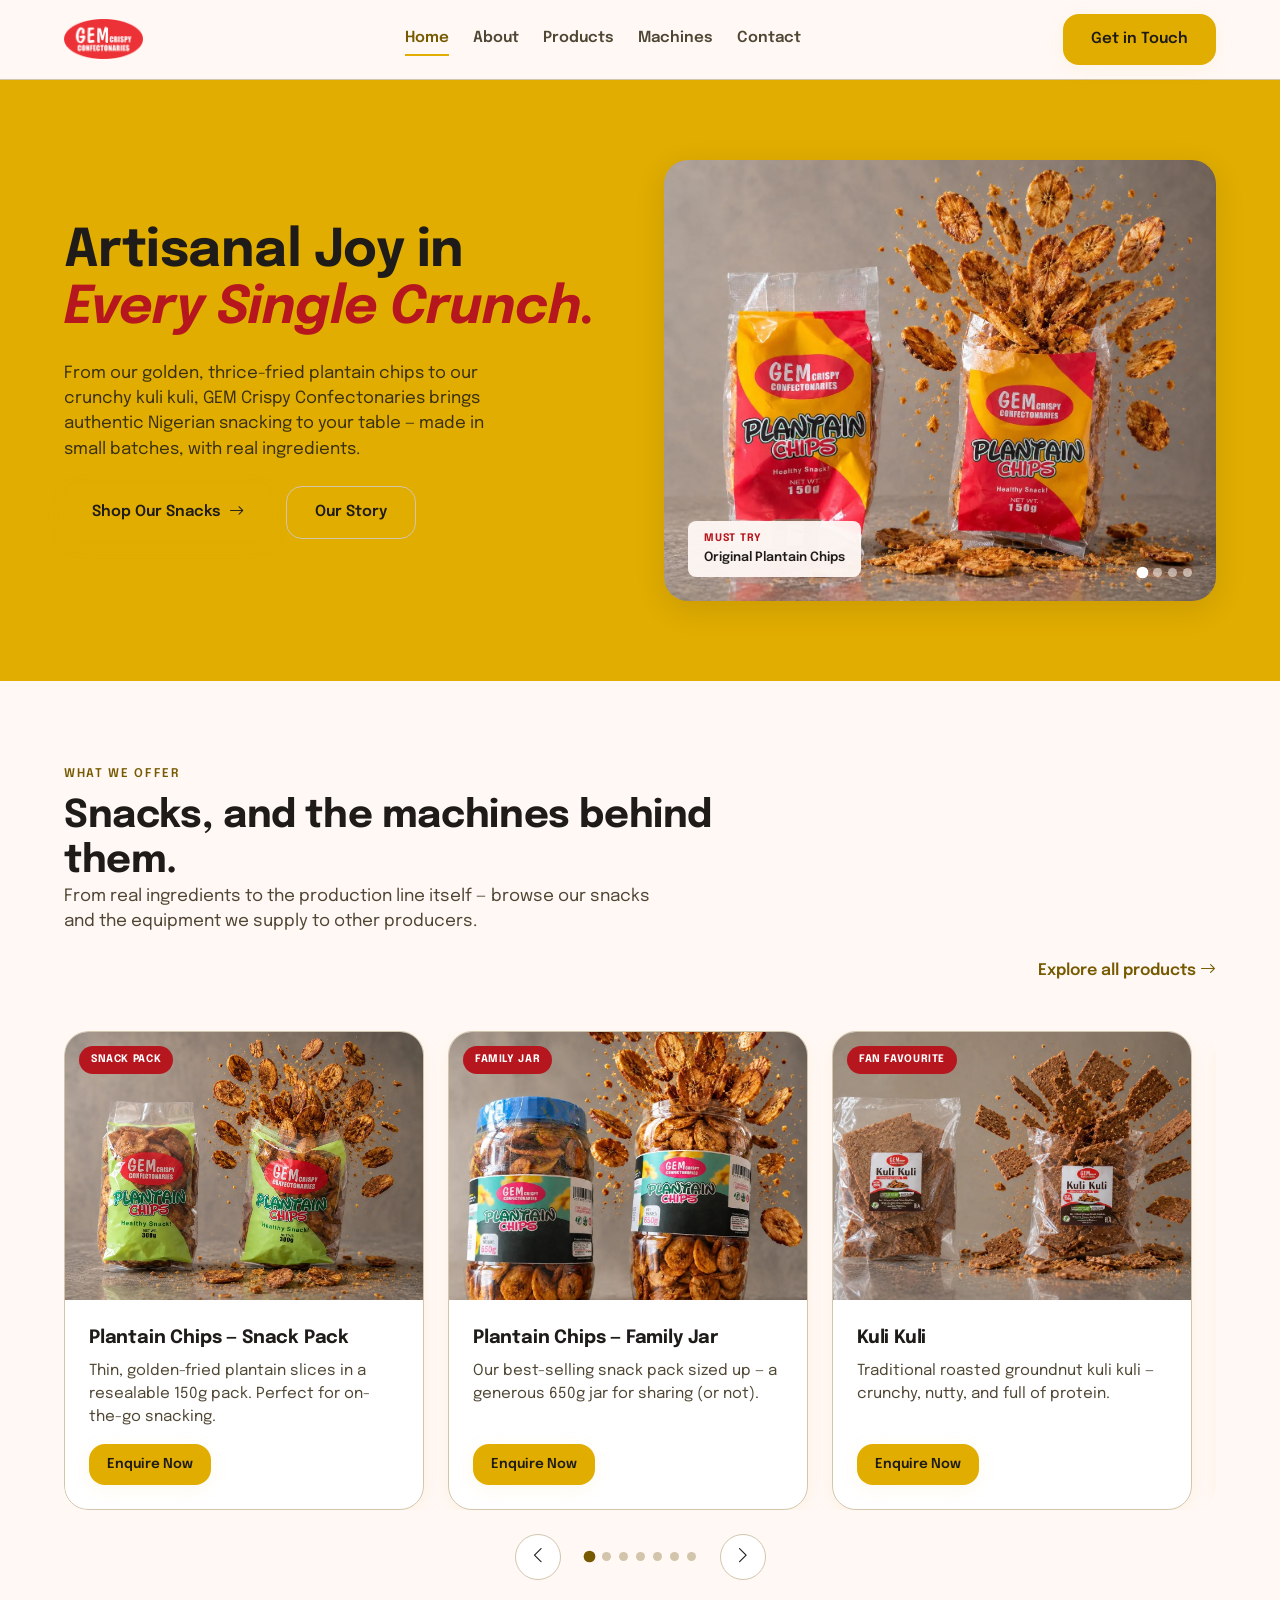
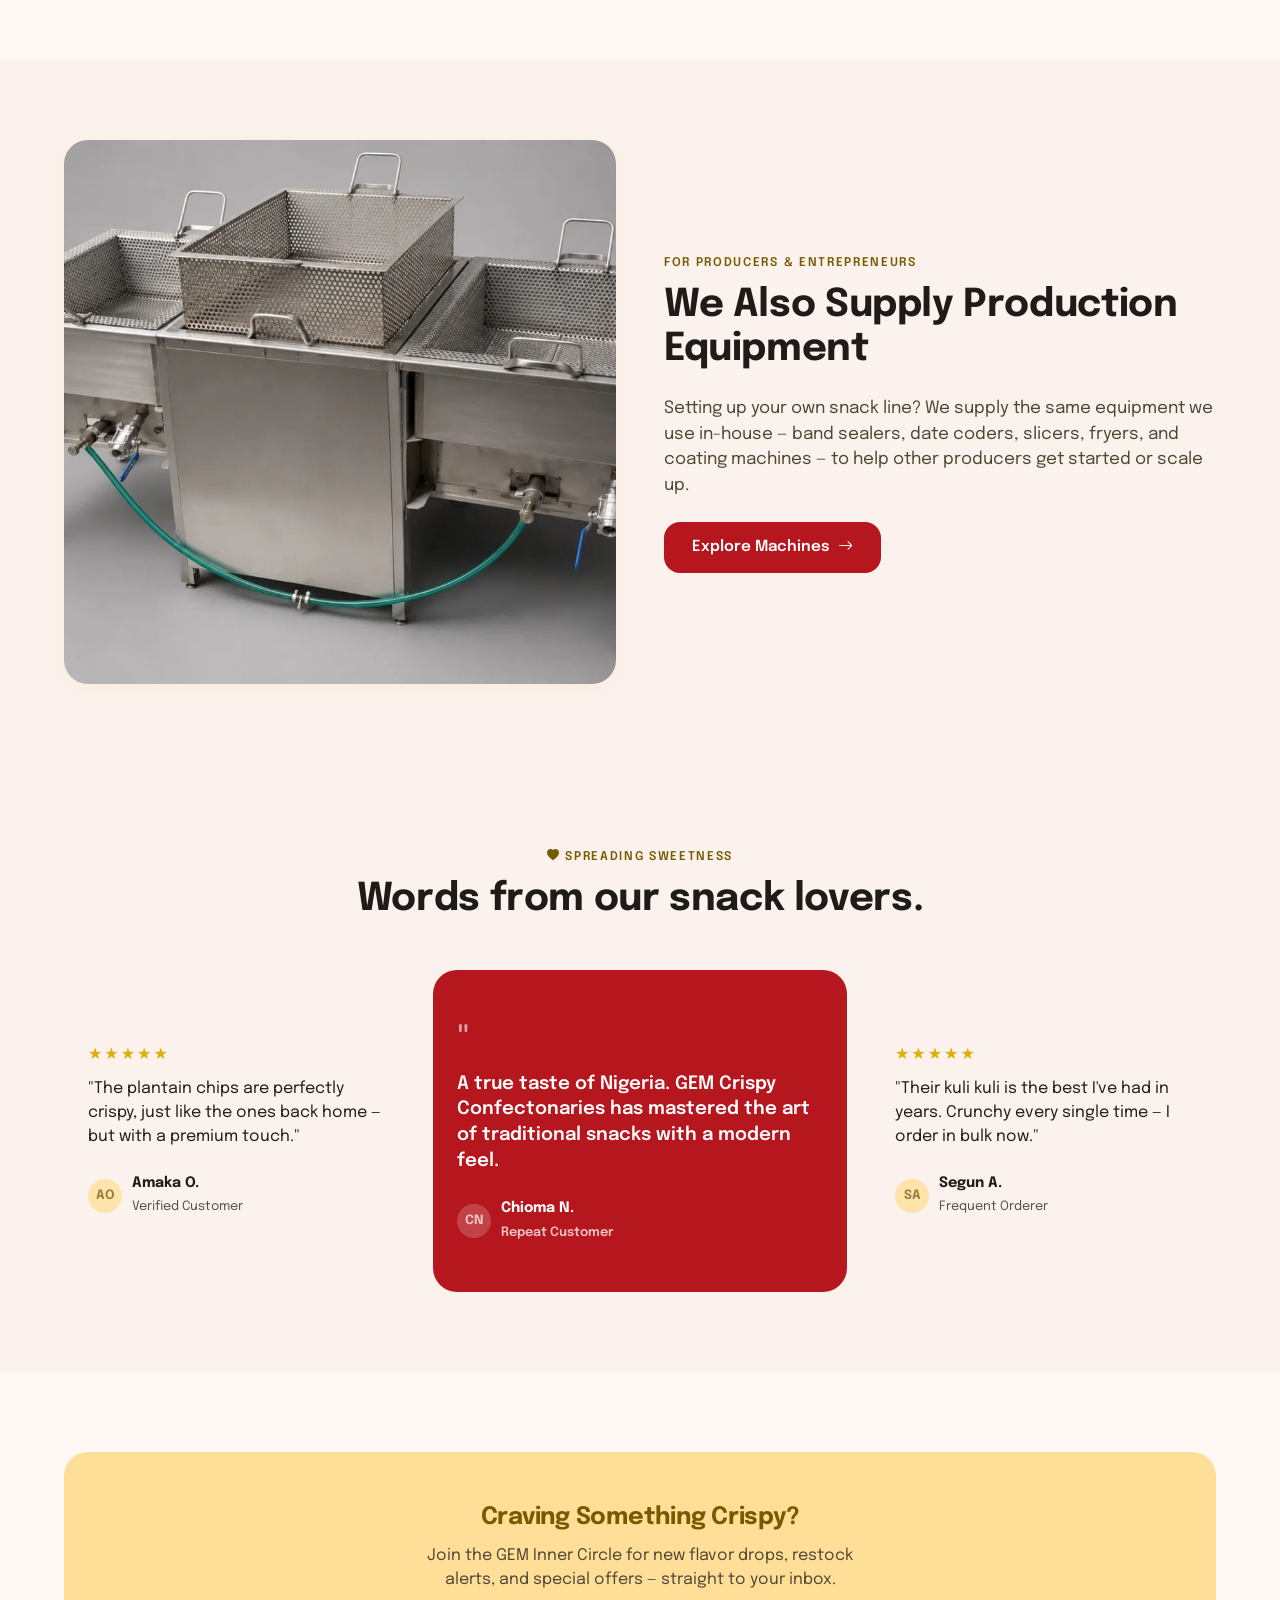
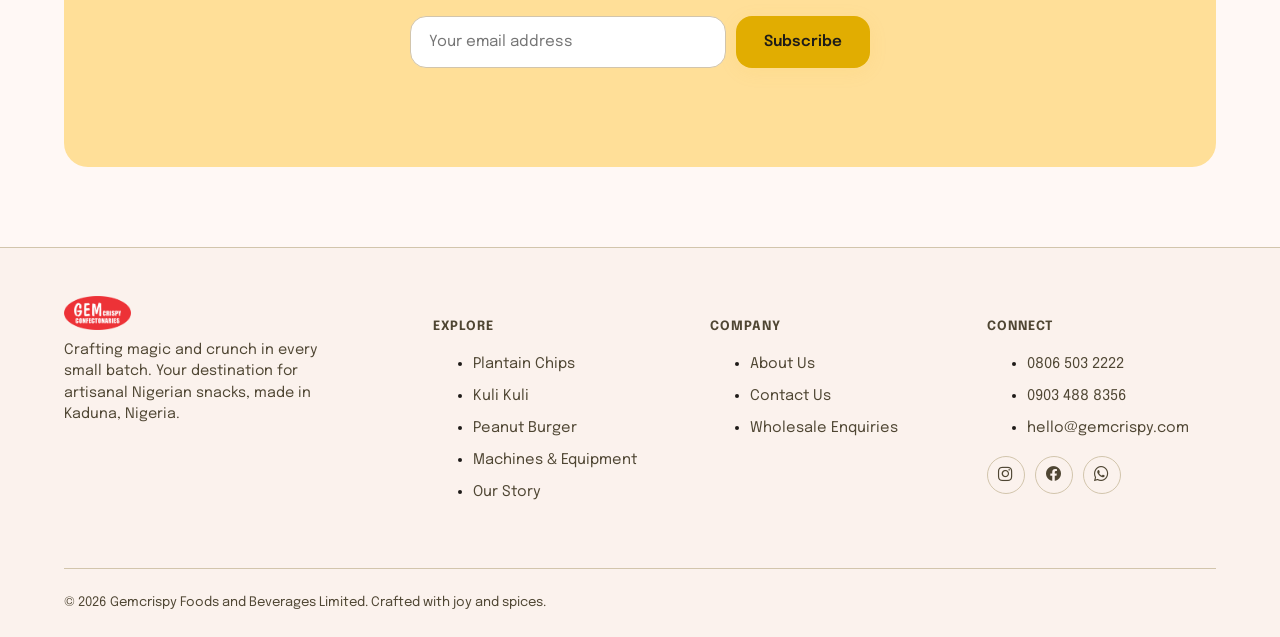
<file: index.html>
<!DOCTYPE html>
<html lang="en">
<head>
<meta charset="UTF-8">
<meta name="viewport" content="width=device-width, initial-scale=1.0">
<title>GEM Crispy Confectonaries | Authentic Nigerian Artisanal Snacks</title>
<meta name="description" content="GEM Crispy Confectonaries hand-crafts authentic Nigerian artisanal snacks — plantain chips and kuli kuli — made in Kaduna, Nigeria. Discover our story and enquire today.">
<link rel="icon" type="image/png" sizes="32x32" href="assets/logo/favicon-32.png">
<link rel="icon" type="image/png" sizes="16x16" href="assets/logo/favicon-16.png">
<link rel="apple-touch-icon" sizes="180x180" href="assets/logo/favicon-180.png">
<link rel="stylesheet" href="https://cdn.jsdelivr.net/npm/bootstrap-icons@1.11.3/font/bootstrap-icons.min.css">
<link rel="stylesheet" href="css/styles.css">
</head>
<body>
<a href="#main" class="skip-link">Skip to content</a>

<!-- ============ HEADER ============ -->
<header class="site-header">
  <div class="container nav">
    <a href="index.html" class="nav-logo">
      <img src="assets/logo/gem-logo.png" alt="GEM Crispy Confectonaries logo">
      <span class="visually-hidden">GEM Crispy Confectonaries</span>
    </a>
    <nav class="nav-links" aria-label="Primary">
      <a href="index.html" aria-current="page">Home</a>
      <a href="about.html">About</a>
      <a href="products.html">Products</a>
      <a href="machines.html">Machines</a>
      <a href="contact.html">Contact</a>
    </nav>
    <a href="contact.html" class="btn btn-primary nav-cta">Get in Touch</a>
    <button class="nav-toggle" data-nav-toggle aria-expanded="false" aria-controls="mobile-menu" aria-label="Open menu">
      <i class="bi bi-list" aria-hidden="true"></i>
    </button>
  </div>
  <div class="container">
    <nav class="mobile-menu" id="mobile-menu" data-mobile-menu aria-label="Mobile">
      <a href="index.html" aria-current="page">Home</a>
      <a href="about.html">About</a>
      <a href="products.html">Products</a>
      <a href="machines.html">Machines</a>
      <a href="contact.html">Contact</a>
      <a href="contact.html" class="btn btn-primary btn-block">Get in Touch</a>
    </nav>
  </div>
</header>

<main id="main">

  <!-- ============ HERO ============ -->
  <section class="hero">
    <div class="container hero-grid">
      <div>
        <h1>Artisanal Joy in <em>Every Single Crunch.</em></h1>
        <p>From our golden, thrice-fried plantain chips to our crunchy kuli kuli, GEM Crispy Confectonaries brings authentic Nigerian snacking to your table — made in small batches, with real ingredients.</p>
        <div class="hero-actions">
          <a href="products.html" class="btn btn-primary">Shop Our Snacks <i class="bi bi-arrow-right" aria-hidden="true"></i></a>
          <a href="about.html" class="btn btn-outline">Our Story</a>
        </div>
      </div>
      <div class="hero-image-wrap" data-hero-rotator>
        <img src="assets/products/plantain-chips-snack-pack-1.jpg" alt="Two packs of GEM plantain chips, one open and overflowing with crispy golden plantain slices" width="700" height="560" data-hero-image>
        <div class="hero-badge">
          <span data-hero-badge-eyebrow>Must Try</span>
          <span data-hero-badge-title>Original Plantain Chips</span>
        </div>
        <div class="hero-dots" data-hero-dots></div>
      </div>
    </div>
  </section>

  <!-- ============ FEATURED CAROUSEL: SNACKS + MACHINES ============ -->
  <section>
    <div class="container">
      <div class="section-header-split">
        <div class="section-header">
          <p class="eyebrow">What We Offer</p>
          <h2 class="section-title">Snacks, and the machines behind them.</h2>
          <p class="section-lead">From real ingredients to the production line itself — browse our snacks and the equipment we supply to other producers.</p>
        </div>
        <a href="products.html" style="font-weight:600; color:var(--color-primary-dark); white-space:nowrap;">Explore all products <i class="bi bi-arrow-right"></i></a>
      </div>

      <div class="carousel" data-carousel tabindex="0" aria-roledescription="carousel" aria-label="Featured products and machines">
        <div class="carousel-viewport" data-carousel-viewport>
          <div class="carousel-track" data-carousel-track>

            <div class="carousel-slide" data-carousel-slide>
              <article class="card">
                <div class="card-media">
                  <span class="card-tag">Snack Pack</span>
                  <img src="assets/products/plantain-chips-snack-pack-2.jpg" alt="GEM Plantain Chips 150g snack pack" loading="lazy" width="500" height="375">
                </div>
                <div class="card-body">
                  <h3>Plantain Chips — Snack Pack</h3>
                  <p>Thin, golden-fried plantain slices in a resealable 150g pack. Perfect for on-the-go snacking.</p>
                  <div class="card-footer">
                    <a href="https://wa.me/2348065032222?text=Hi%20GEM%20team%2C%20I%27d%20like%20to%20enquire%20about%20%22Plantain%20Chips%20%E2%80%94%20Snack%20Pack%20%28150g%29%22." target="_blank" rel="noopener" class="btn btn-primary" style="padding:10px 18px; font-size:0.85rem;">Enquire Now</a>
                  </div>
                </div>
              </article>
            </div>

            <div class="carousel-slide" data-carousel-slide>
              <article class="card">
                <div class="card-media">
                  <span class="card-tag">Family Jar</span>
                  <img src="assets/products/plantain-chips-family-jar-1.jpg" alt="GEM Plantain Chips 650g family jar" loading="lazy" width="500" height="375">
                </div>
                <div class="card-body">
                  <h3>Plantain Chips — Family Jar</h3>
                  <p>Our best-selling snack pack sized up — a generous 650g jar for sharing (or not).</p>
                  <div class="card-footer">
                    <a href="https://wa.me/2348065032222?text=Hi%20GEM%20team%2C%20I%27d%20like%20to%20enquire%20about%20%22Plantain%20Chips%20%E2%80%94%20Family%20Jar%20%28650g%29%22." target="_blank" rel="noopener" class="btn btn-primary" style="padding:10px 18px; font-size:0.85rem;">Enquire Now</a>
                  </div>
                </div>
              </article>
            </div>

            <div class="carousel-slide" data-carousel-slide>
              <article class="card">
                <div class="card-media">
                  <span class="card-tag">Fan Favourite</span>
                  <img src="assets/products/kuli-kuli.jpg" alt="GEM Kuli Kuli, a traditional Nigerian groundnut snack" loading="lazy" width="500" height="375">
                </div>
                <div class="card-body">
                  <h3>Kuli Kuli</h3>
                  <p>Traditional roasted groundnut kuli kuli — crunchy, nutty, and full of protein.</p>
                  <div class="card-footer">
                    <a href="https://wa.me/2348065032222?text=Hi%20GEM%20team%2C%20I%27d%20like%20to%20enquire%20about%20%22Kuli%20Kuli%22." target="_blank" rel="noopener" class="btn btn-primary" style="padding:10px 18px; font-size:0.85rem;">Enquire Now</a>
                  </div>
                </div>
              </article>
            </div>

            <div class="carousel-slide" data-carousel-slide>
              <article class="card">
                <div class="card-media">
                  <span class="card-tag">Peanut Snack</span>
                  <img src="assets/products/peanut-burger-bag.jpg" alt="GEM Peanut Burger, a sweet-coated peanut snack" loading="lazy" width="500" height="375">
                </div>
                <div class="card-body">
                  <h3>Peanut Burger</h3>
                  <p>Crunchy sugar-coated peanuts — a beloved Nigerian classic, packed fresh in every batch.</p>
                  <div class="card-footer">
                    <a href="https://wa.me/2348065032222?text=Hi%20GEM%20team%2C%20I%27d%20like%20to%20enquire%20about%20%22Peanut%20Burger%22." target="_blank" rel="noopener" class="btn btn-primary" style="padding:10px 18px; font-size:0.85rem;">Enquire Now</a>
                  </div>
                </div>
              </article>
            </div>

            <div class="carousel-slide" data-carousel-slide>
              <article class="card">
                <div class="card-media">
                  <span class="card-tag">Packaging</span>
                  <img src="assets/machines/continuous-band-sealer.jpg" alt="Continuous band sealer with conveyor belt and control panel" loading="lazy" width="500" height="375">
                </div>
                <div class="card-body">
                  <h3>Continuous Band Sealer</h3>
                  <p>Heat-seals snack pouches on a moving conveyor for consistent, production-line sealing.</p>
                  <div class="card-footer">
                    <span class="card-weight">Equipment</span>
                    <a href="https://wa.me/2348065032222?text=Hi%20GEM%20team%2C%20I%27d%20like%20to%20enquire%20about%20%22Continuous%20Band%20Sealer%22." target="_blank" rel="noopener" class="btn btn-primary" style="padding:10px 18px; font-size:0.85rem;">Enquire Now</a>
                  </div>
                </div>
              </article>
            </div>

            <div class="carousel-slide" data-carousel-slide>
              <article class="card">
                <div class="card-media">
                  <span class="card-tag">Packaging</span>
                  <img src="assets/machines/date-coding-machine.jpg" alt="Manual date coding machine with temperature dial and print ribbon" loading="lazy" width="500" height="375">
                </div>
                <div class="card-body">
                  <h3>Date Coding Machine</h3>
                  <p>Hand-operated hot-stamp coder for printing production and expiry dates onto packaging film.</p>
                  <div class="card-footer">
                    <span class="card-weight">Equipment</span>
                    <a href="https://wa.me/2348065032222?text=Hi%20GEM%20team%2C%20I%27d%20like%20to%20enquire%20about%20%22Date%20Coding%20Machine%22." target="_blank" rel="noopener" class="btn btn-primary" style="padding:10px 18px; font-size:0.85rem;">Enquire Now</a>
                  </div>
                </div>
              </article>
            </div>

            <div class="carousel-slide" data-carousel-slide>
              <article class="card">
                <div class="card-media">
                  <span class="card-tag">Two Sizes</span>
                  <img src="assets/machines/vegetable-slicer.jpg" alt="Electric/manual vegetable slicer shown in two sizes" loading="lazy" width="500" height="375">
                </div>
                <div class="card-body">
                  <h3>Vegetable Slicer</h3>
                  <p>Stainless steel slicer for plantain and other vegetables, for even slices before frying.</p>
                  <div class="card-footer">
                    <span class="card-weight">Equipment</span>
                    <a href="https://wa.me/2348065032222?text=Hi%20GEM%20team%2C%20I%27d%20like%20to%20enquire%20about%20%22Vegetable%20Slicer%20%28Big%20%26%20Small%29%22." target="_blank" rel="noopener" class="btn btn-primary" style="padding:10px 18px; font-size:0.85rem;">Enquire Now</a>
                  </div>
                </div>
              </article>
            </div>

            <div class="carousel-slide" data-carousel-slide>
              <article class="card">
                <div class="card-media">
                  <span class="card-tag">Frying</span>
                  <img src="assets/machines/industrial-deep-fryer.jpg" alt="Industrial twin-tank deep fryer with perforated baskets" loading="lazy" width="500" height="375">
                </div>
                <div class="card-body">
                  <h3>Industrial Deep Fryer</h3>
                  <p>Twin-tank stainless steel fryer built for high-volume, consistent frying.</p>
                  <div class="card-footer">
                    <span class="card-weight">Equipment</span>
                    <a href="https://wa.me/2348065032222?text=Hi%20GEM%20team%2C%20I%27d%20like%20to%20enquire%20about%20%22Industrial%20Deep%20Fryer%22." target="_blank" rel="noopener" class="btn btn-primary" style="padding:10px 18px; font-size:0.85rem;">Enquire Now</a>
                  </div>
                </div>
              </article>
            </div>

            <div class="carousel-slide" data-carousel-slide>
              <article class="card">
                <div class="card-media">
                  <span class="card-tag">Coating</span>
                  <img src="assets/machines/peanut-coating-machine.jpg" alt="Peanut coating machine with a rotating stainless steel drum" loading="lazy" width="500" height="375">
                </div>
                <div class="card-body">
                  <h3>Peanut Coating Machine</h3>
                  <p>Motorized rotating drum that evenly tumbles peanuts through sugar or spice coatings.</p>
                  <div class="card-footer">
                    <span class="card-weight">Equipment</span>
                    <a href="https://wa.me/2348065032222?text=Hi%20GEM%20team%2C%20I%27d%20like%20to%20enquire%20about%20%22Peanut%20Coating%20Machine%22." target="_blank" rel="noopener" class="btn btn-primary" style="padding:10px 18px; font-size:0.85rem;">Enquire Now</a>
                  </div>
                </div>
              </article>
            </div>

          </div>
        </div>

        <div class="carousel-controls">
          <button class="carousel-btn" data-carousel-prev aria-label="Previous product"><i class="bi bi-chevron-left" aria-hidden="true"></i></button>
          <div class="carousel-dots" data-carousel-dots></div>
          <button class="carousel-btn" data-carousel-next aria-label="Next product"><i class="bi bi-chevron-right" aria-hidden="true"></i></button>
        </div>
      </div>
    </div>
  </section>

  <!-- ============ MACHINES PROMO ============ -->
  <section class="bg-tint">
    <div class="container two-col-media">
      <img src="assets/machines/industrial-deep-fryer.jpg" alt="Industrial twin-tank deep fryer used in GEM's own production line" width="640" height="544" loading="lazy">
      <div>
        <p class="eyebrow">For Producers &amp; Entrepreneurs</p>
        <h2 class="section-title mb-md">We Also Supply Production Equipment</h2>
        <p class="section-lead mb-md">Setting up your own snack line? We supply the same equipment we use in-house — band sealers, date coders, slicers, fryers, and coating machines — to help other producers get started or scale up.</p>
        <a href="machines.html" class="btn btn-accent">Explore Machines <i class="bi bi-arrow-right" aria-hidden="true"></i></a>
      </div>
    </div>
  </section>

  <!-- ============ TESTIMONIALS ============ -->
  <!-- Placeholder testimonials — replace with real customer reviews before launch -->
  <section class="bg-tint">
    <div class="container">
      <div class="section-header center mx-auto">
        <p class="eyebrow"><i class="bi bi-heart-fill" aria-hidden="true"></i> Spreading Sweetness</p>
        <h2 class="section-title">Words from our snack lovers.</h2>
      </div>
      <div class="testimonial-grid">
        <div class="testimonial-card">
          <div class="stars" aria-hidden="true">★★★★★</div>
          <p>"The plantain chips are perfectly crispy, just like the ones back home — but with a premium touch."</p>
          <div class="testimonial-author">
            <span class="avatar-initials" aria-hidden="true">AO</span>
            <div><strong>Amaka O.</strong><span>Verified Customer</span></div>
          </div>
        </div>
        <div class="testimonial-card is-featured">
          <span class="quote-mark" aria-hidden="true">"</span>
          <p>A true taste of Nigeria. GEM Crispy Confectonaries has mastered the art of traditional snacks with a modern feel.</p>
          <div class="testimonial-author">
            <span class="avatar-initials on-accent" aria-hidden="true">CN</span>
            <div><strong>Chioma N.</strong><span>Repeat Customer</span></div>
          </div>
        </div>
        <div class="testimonial-card">
          <div class="stars" aria-hidden="true">★★★★★</div>
          <p>"Their kuli kuli is the best I've had in years. Crunchy every single time — I order in bulk now."</p>
          <div class="testimonial-author">
            <span class="avatar-initials" aria-hidden="true">SA</span>
            <div><strong>Segun A.</strong><span>Frequent Orderer</span></div>
          </div>
        </div>
      </div>
    </div>
  </section>

  <!-- ============ NEWSLETTER ============ -->
  <section>
    <div class="newsletter-band">
      <h2>Craving Something Crispy?</h2>
      <p>Join the GEM Inner Circle for new flavor drops, restock alerts, and special offers — straight to your inbox.</p>
      <form class="newsletter-form" data-newsletter-form>
        <input type="email" class="field-input" placeholder="Your email address" required aria-label="Email address">
        <button type="submit" class="btn btn-primary">Subscribe</button>
      </form>
      <p class="form-note" data-form-note role="status" aria-live="polite"></p>
    </div>
  </section>

</main>

<!-- ============ FOOTER ============ -->
<footer class="site-footer">
  <div class="container">
    <div class="footer-grid">
      <div>
        <a href="index.html" class="footer-brand">
          <img src="assets/logo/gem-logo.png" alt="">
        </a>
        <p class="footer-desc">Crafting magic and crunch in every small batch. Your destination for artisanal Nigerian snacks, made in Kaduna, Nigeria.</p>
      </div>
      <div class="footer-col">
        <h5>Explore</h5>
        <ul>
          <li><a href="products.html">Plantain Chips</a></li>
          <li><a href="products.html">Kuli Kuli</a></li>
          <li><a href="products.html">Peanut Burger</a></li>
          <li><a href="machines.html">Machines &amp; Equipment</a></li>
          <li><a href="about.html">Our Story</a></li>
        </ul>
      </div>
      <div class="footer-col">
        <h5>Company</h5>
        <ul>
          <li><a href="about.html">About Us</a></li>
          <li><a href="contact.html">Contact Us</a></li>
          <li><a href="contact.html">Wholesale Enquiries</a></li>
        </ul>
      </div>
      <div class="footer-col">
        <h5>Connect</h5>
        <ul>
          <li><a href="tel:08065032222">0806 503 2222</a></li>
          <li><a href="tel:09034888356">0903 488 8356</a></li>
          <li><a href="mailto:hello@gemcrispy.com">hello@gemcrispy.com</a></li>
        </ul>
        <div class="footer-socials">
          <a href="#" aria-label="Instagram"><i class="bi bi-instagram" aria-hidden="true"></i></a>
          <a href="#" aria-label="Facebook"><i class="bi bi-facebook" aria-hidden="true"></i></a>
          <a href="#" aria-label="WhatsApp"><i class="bi bi-whatsapp" aria-hidden="true"></i></a>
        </div>
      </div>
    </div>
    <div class="footer-bottom">
      <span>&copy; <span data-year>2026</span> Gemcrispy Foods and Beverages Limited. Crafted with joy and spices.</span>
    </div>
  </div>
</footer>

<script src="js/config.js"></script>
<script src="js/main.js"></script>
<script src="js/newsletter.js"></script>
<script src="js/carousel.js"></script>
<script src="js/hero-rotator.js"></script>
</body>
</html>
</file>
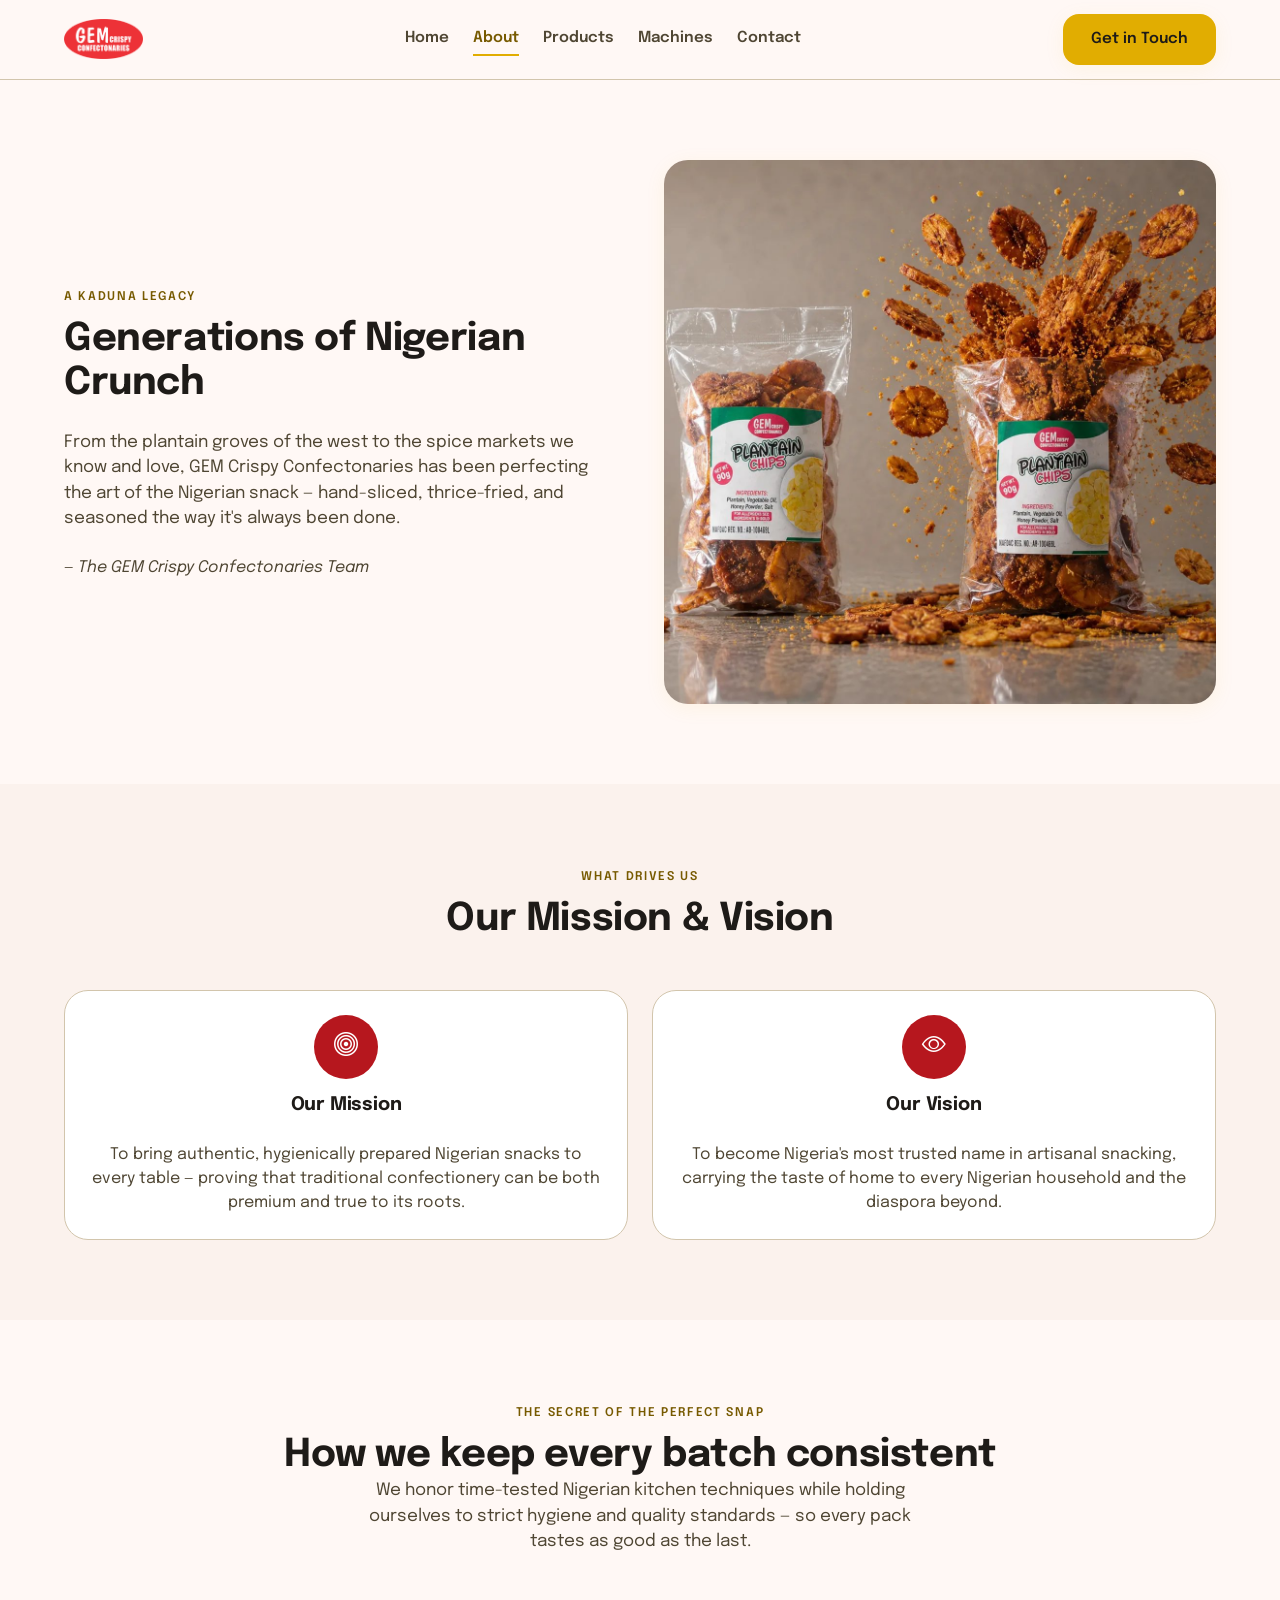
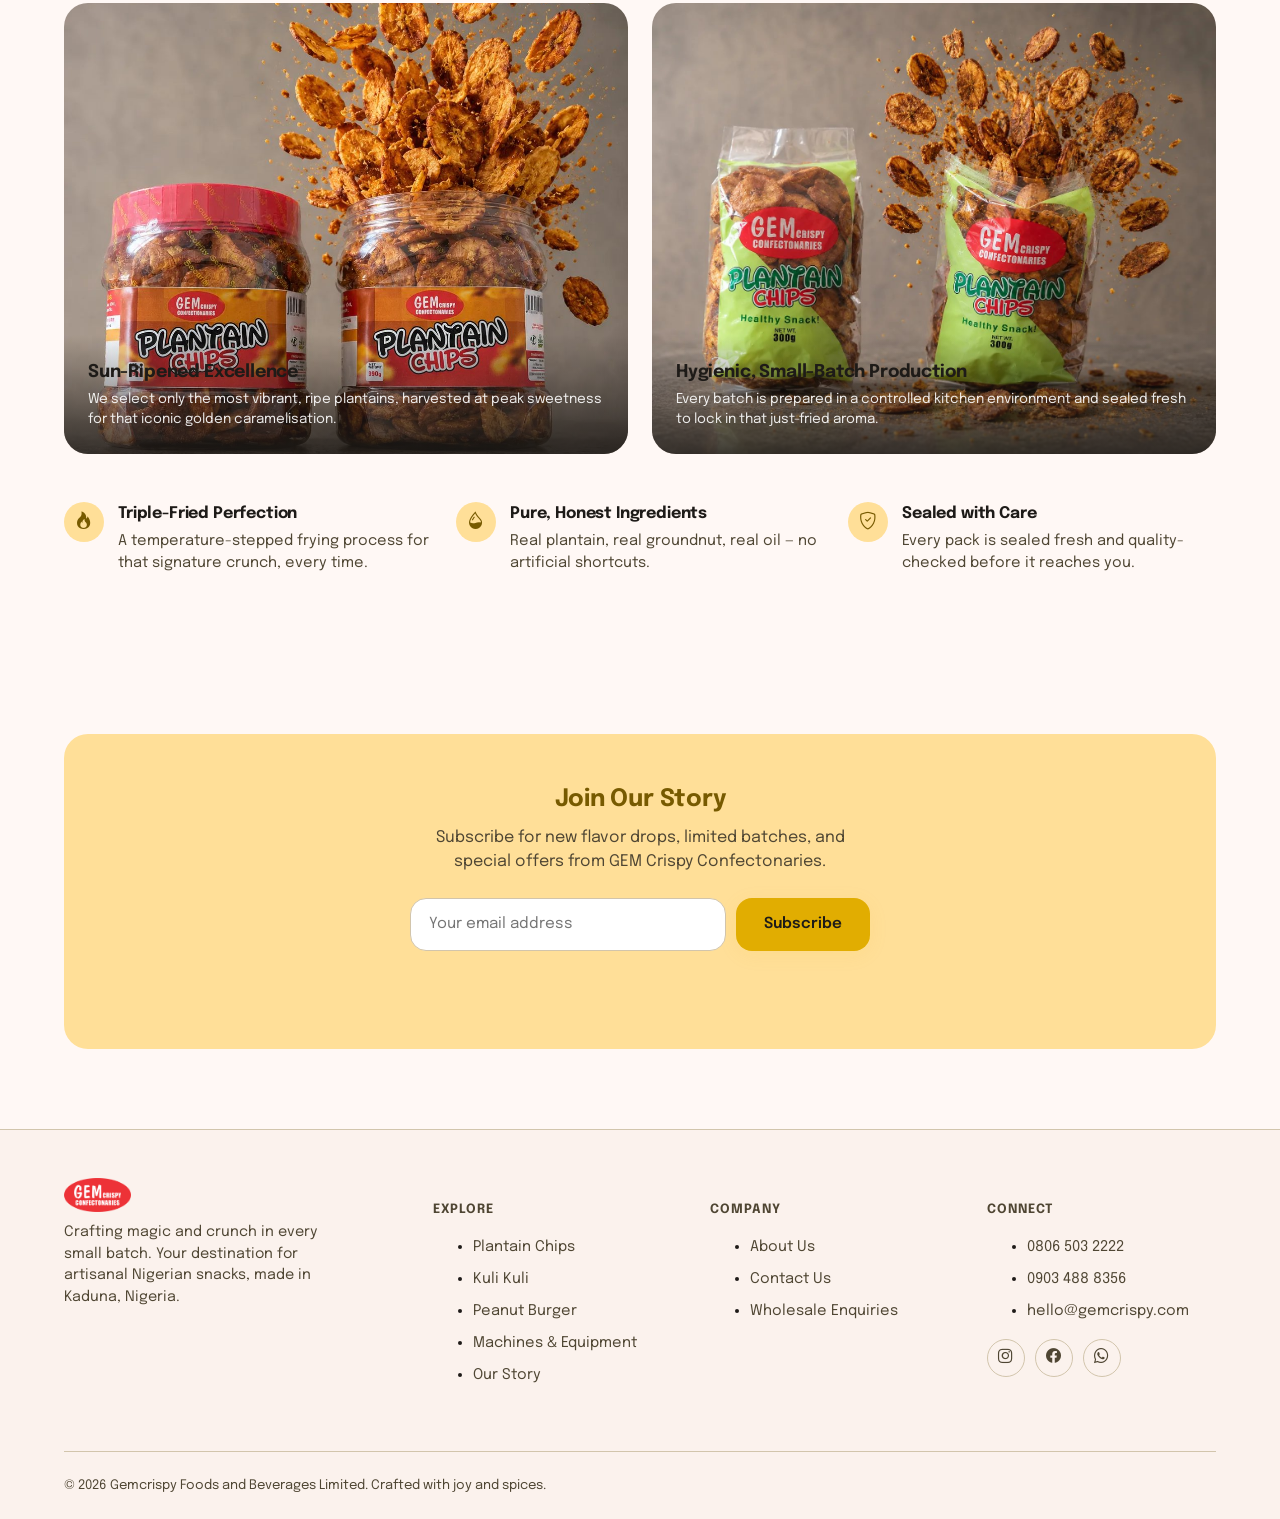
<file: about.html>
<!DOCTYPE html>
<html lang="en">
<head>
<meta charset="UTF-8">
<meta name="viewport" content="width=device-width, initial-scale=1.0">
<title>About Us | GEM Crispy Confectonaries</title>
<meta name="description" content="Learn the story behind GEM Crispy Confectonaries — our heritage, our mission, and how we hand-craft authentic Nigerian snacks in Kaduna.">
<link rel="icon" type="image/png" sizes="32x32" href="assets/logo/favicon-32.png">
<link rel="icon" type="image/png" sizes="16x16" href="assets/logo/favicon-16.png">
<link rel="apple-touch-icon" sizes="180x180" href="assets/logo/favicon-180.png">
<link rel="stylesheet" href="https://cdn.jsdelivr.net/npm/bootstrap-icons@1.11.3/font/bootstrap-icons.min.css">
<link rel="stylesheet" href="css/styles.css">
</head>
<body>
<a href="#main" class="skip-link">Skip to content</a>

<!-- ============ HEADER ============ -->
<header class="site-header">
  <div class="container nav">
    <a href="index.html" class="nav-logo">
      <img src="assets/logo/gem-logo.png" alt="GEM Crispy Confectonaries logo">
      <span class="visually-hidden">GEM Crispy Confectonaries</span>
    </a>
    <nav class="nav-links" aria-label="Primary">
      <a href="index.html">Home</a>
      <a href="about.html" aria-current="page">About</a>
      <a href="products.html">Products</a>
      <a href="machines.html">Machines</a>
      <a href="contact.html">Contact</a>
    </nav>
    <a href="contact.html" class="btn btn-primary nav-cta">Get in Touch</a>
    <button class="nav-toggle" data-nav-toggle aria-expanded="false" aria-controls="mobile-menu" aria-label="Open menu">
      <i class="bi bi-list" aria-hidden="true"></i>
    </button>
  </div>
  <div class="container">
    <nav class="mobile-menu" id="mobile-menu" data-mobile-menu aria-label="Mobile">
      <a href="index.html">Home</a>
      <a href="about.html" aria-current="page">About</a>
      <a href="products.html">Products</a>
      <a href="machines.html">Machines</a>
      <a href="contact.html">Contact</a>
      <a href="contact.html" class="btn btn-primary btn-block">Get in Touch</a>
    </nav>
  </div>
</header>

<main id="main">

  <!-- ============ INTRO ============ -->
  <section>
    <div class="container two-col-media">
      <div>
        <p class="eyebrow">A Kaduna Legacy</p>
        <h1 class="section-title mb-md">Generations of Nigerian Crunch</h1>
        <p class="section-lead mb-md">From the plantain groves of the west to the spice markets we know and love, GEM Crispy Confectonaries has been perfecting the art of the Nigerian snack — hand-sliced, thrice-fried, and seasoned the way it's always been done.</p>
        <p style="font-style:italic; color:var(--color-text-variant);">— The GEM Crispy Confectonaries Team</p>
      </div>
      <img src="assets/products/plantain-chips-lifestyle.jpg" alt="GEM Plantain Chips packet styled with fresh plantain and kitchen ingredients" width="640" height="544" loading="lazy">
    </div>
  </section>

  <!-- ============ MISSION / VISION ============ -->
  <section class="bg-tint">
    <div class="container">
      <div class="section-header center mx-auto">
        <p class="eyebrow">What Drives Us</p>
        <h2 class="section-title">Our Mission &amp; Vision</h2>
      </div>
      <div class="grid grid-2">
        <div class="card" style="padding:var(--space-md); box-shadow:none;">
          <div class="badge-circle"><i class="bi bi-bullseye" aria-hidden="true"></i></div>
          <h3 class="text-center mb-md">Our Mission</h3>
          <p style="text-align:center; color:var(--color-text-variant);">To bring authentic, hygienically prepared Nigerian snacks to every table — proving that traditional confectionery can be both premium and true to its roots.</p>
        </div>
        <div class="card" style="padding:var(--space-md); box-shadow:none;">
          <div class="badge-circle"><i class="bi bi-eye" aria-hidden="true"></i></div>
          <h3 class="text-center mb-md">Our Vision</h3>
          <p style="text-align:center; color:var(--color-text-variant);">To become Nigeria's most trusted name in artisanal snacking, carrying the taste of home to every Nigerian household and the diaspora beyond.</p>
        </div>
      </div>
    </div>
  </section>

  <!-- ============ QUALITY / TRUST ============ -->
  <section>
    <div class="container">
      <div class="section-header center mx-auto">
        <p class="eyebrow">The Secret of the Perfect Snap</p>
        <h2 class="section-title">How we keep every batch consistent</h2>
        <p class="section-lead mx-auto">We honor time-tested Nigerian kitchen techniques while holding ourselves to strict hygiene and quality standards — so every pack tastes as good as the last.</p>
      </div>

      <div class="tile-grid">
        <div class="tile">
          <img src="assets/products/plantain-chips-family-jar-2.jpg" alt="Jar of GEM plantain chips" loading="lazy" width="500" height="400">
          <div class="tile-caption">
            <h4>Sun-Ripened Excellence</h4>
            <p>We select only the most vibrant, ripe plantains, harvested at peak sweetness for that iconic golden caramelisation.</p>
          </div>
        </div>
        <div class="tile">
          <img src="assets/products/plantain-chips-snack-pack-2.jpg" alt="Close-up of GEM plantain chips packaging" loading="lazy" width="500" height="400">
          <div class="tile-caption">
            <h4>Hygienic, Small-Batch Production</h4>
            <p>Every batch is prepared in a controlled kitchen environment and sealed fresh to lock in that just-fried aroma.</p>
          </div>
        </div>
      </div>

      <div class="grid grid-3 mt-lg">
        <div class="feature-item">
          <span class="feature-icon"><i class="bi bi-fire" aria-hidden="true"></i></span>
          <div>
            <h4>Triple-Fried Perfection</h4>
            <p>A temperature-stepped frying process for that signature crunch, every time.</p>
          </div>
        </div>
        <div class="feature-item">
          <span class="feature-icon"><i class="bi bi-droplet-half" aria-hidden="true"></i></span>
          <div>
            <h4>Pure, Honest Ingredients</h4>
            <p>Real plantain, real groundnut, real oil — no artificial shortcuts.</p>
          </div>
        </div>
        <div class="feature-item">
          <span class="feature-icon"><i class="bi bi-shield-check" aria-hidden="true"></i></span>
          <div>
            <h4>Sealed with Care</h4>
            <p>Every pack is sealed fresh and quality-checked before it reaches you.</p>
          </div>
        </div>
      </div>
    </div>
  </section>

  <!-- ============ NEWSLETTER ============ -->
  <section>
    <div class="newsletter-band">
      <h2>Join Our Story</h2>
      <p>Subscribe for new flavor drops, limited batches, and special offers from GEM Crispy Confectonaries.</p>
      <form class="newsletter-form" data-newsletter-form>
        <input type="email" class="field-input" placeholder="Your email address" required aria-label="Email address">
        <button type="submit" class="btn btn-primary">Subscribe</button>
      </form>
      <p class="form-note" data-form-note role="status" aria-live="polite"></p>
    </div>
  </section>

</main>

<!-- ============ FOOTER ============ -->
<footer class="site-footer">
  <div class="container">
    <div class="footer-grid">
      <div>
        <a href="index.html" class="footer-brand">
          <img src="assets/logo/gem-logo.png" alt="">
        </a>
        <p class="footer-desc">Crafting magic and crunch in every small batch. Your destination for artisanal Nigerian snacks, made in Kaduna, Nigeria.</p>
      </div>
      <div class="footer-col">
        <h5>Explore</h5>
        <ul>
          <li><a href="products.html">Plantain Chips</a></li>
          <li><a href="products.html">Kuli Kuli</a></li>
          <li><a href="products.html">Peanut Burger</a></li>
          <li><a href="machines.html">Machines &amp; Equipment</a></li>
          <li><a href="about.html">Our Story</a></li>
        </ul>
      </div>
      <div class="footer-col">
        <h5>Company</h5>
        <ul>
          <li><a href="about.html">About Us</a></li>
          <li><a href="contact.html">Contact Us</a></li>
          <li><a href="contact.html">Wholesale Enquiries</a></li>
        </ul>
      </div>
      <div class="footer-col">
        <h5>Connect</h5>
        <ul>
          <li><a href="tel:08065032222">0806 503 2222</a></li>
          <li><a href="tel:09034888356">0903 488 8356</a></li>
          <li><a href="mailto:hello@gemcrispy.com">hello@gemcrispy.com</a></li>
        </ul>
        <div class="footer-socials">
          <a href="#" aria-label="Instagram"><i class="bi bi-instagram" aria-hidden="true"></i></a>
          <a href="#" aria-label="Facebook"><i class="bi bi-facebook" aria-hidden="true"></i></a>
          <a href="#" aria-label="WhatsApp"><i class="bi bi-whatsapp" aria-hidden="true"></i></a>
        </div>
      </div>
    </div>
    <div class="footer-bottom">
      <span>&copy; <span data-year>2026</span> Gemcrispy Foods and Beverages Limited. Crafted with joy and spices.</span>
    </div>
  </div>
</footer>

<script src="js/config.js"></script>
<script src="js/main.js"></script>
<script src="js/newsletter.js"></script>
</body>
</html>
</file>
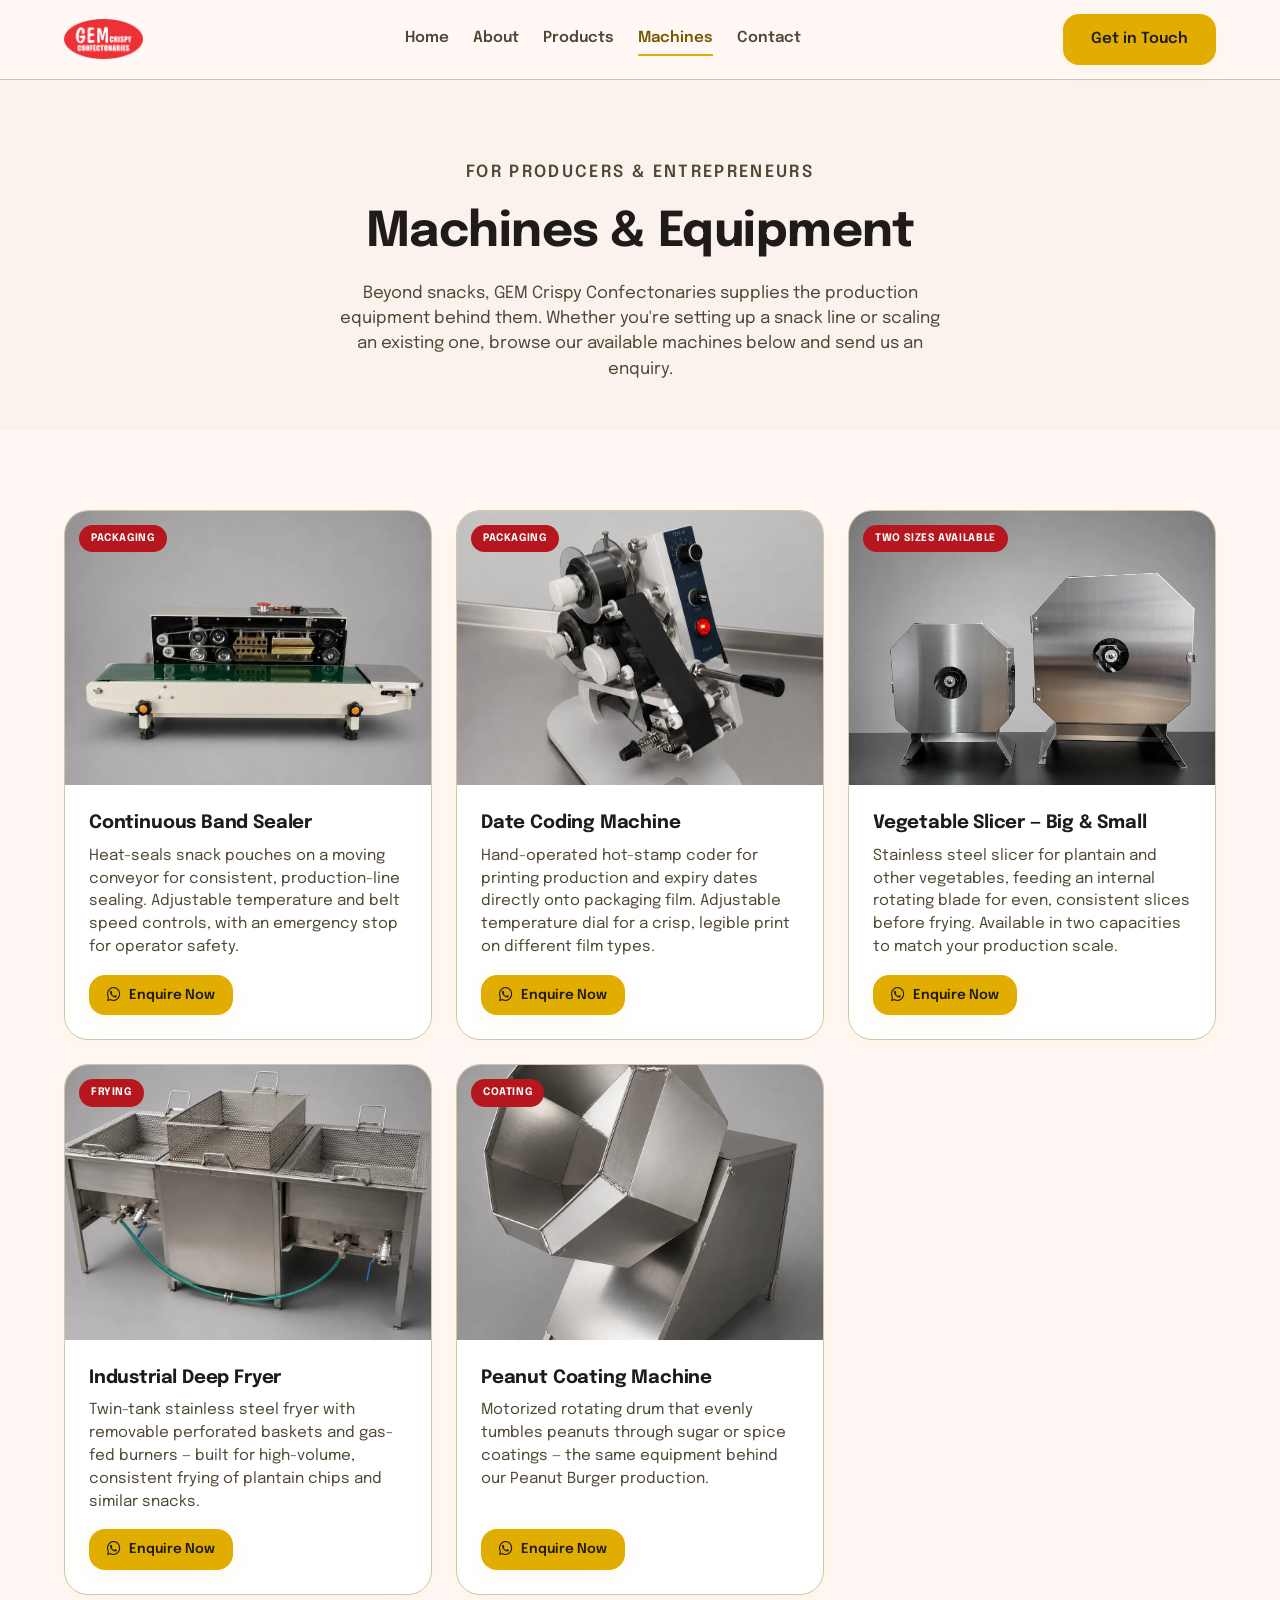
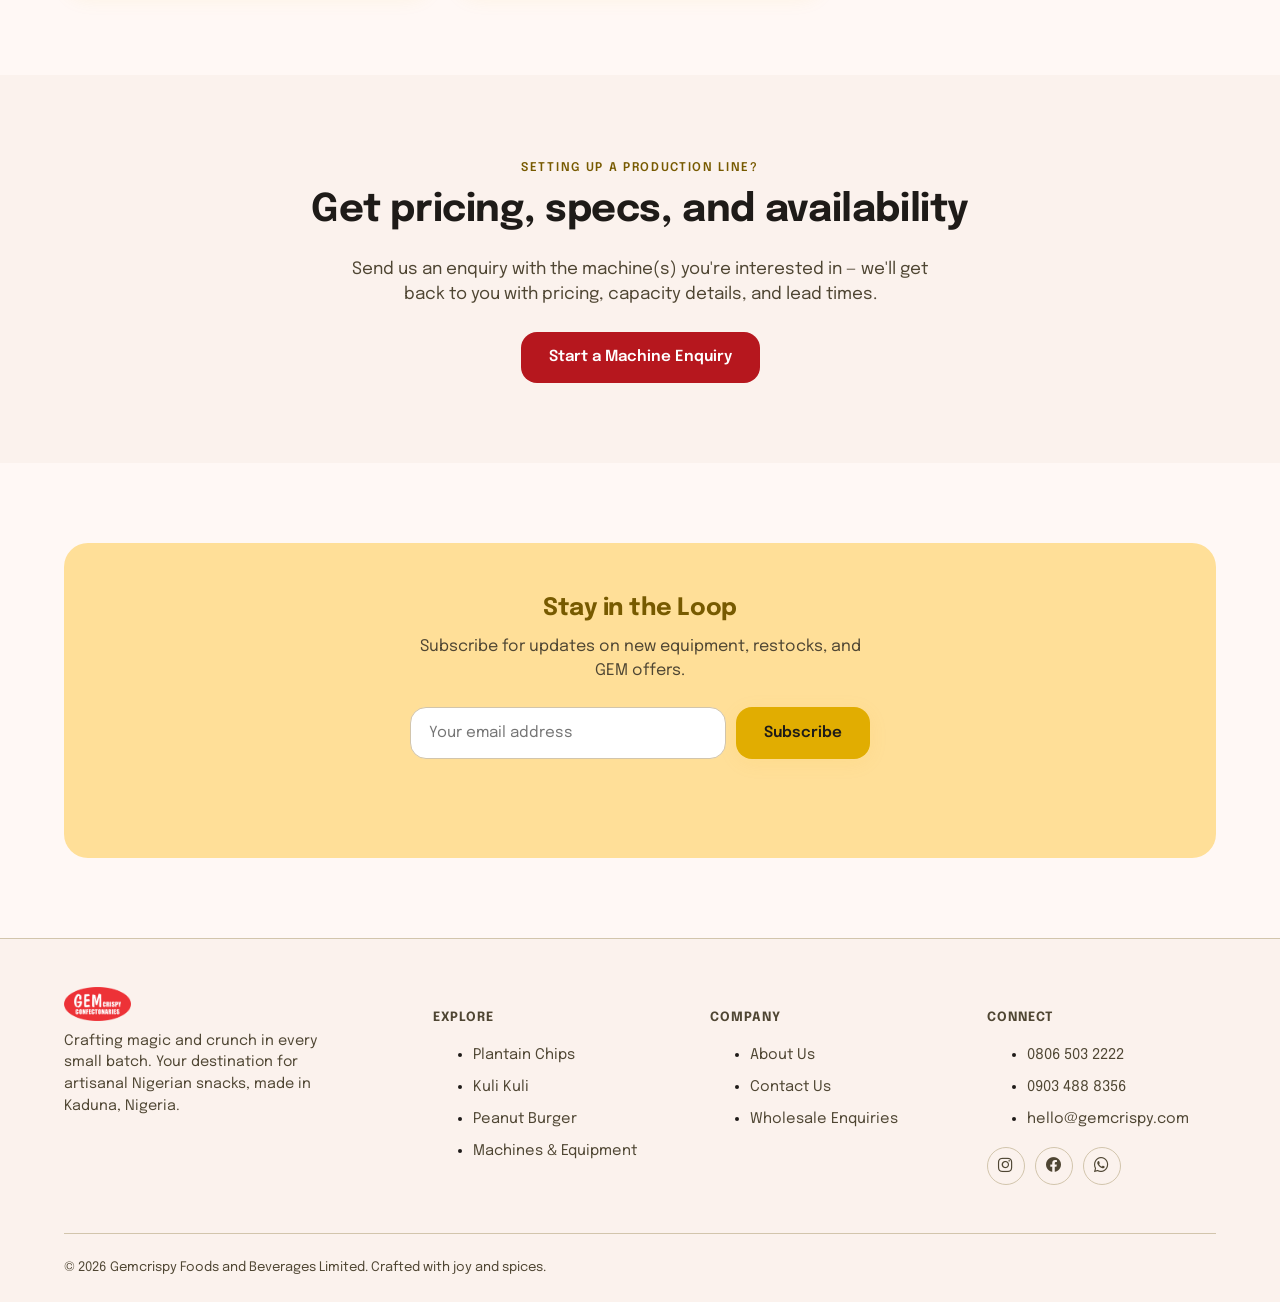
<file: machines.html>
<!DOCTYPE html>
<html lang="en">
<head>
<meta charset="UTF-8">
<meta name="viewport" content="width=device-width, initial-scale=1.0">
<title>Machines & Equipment | GEM Crispy Confectonaries</title>
<meta name="description" content="GEM Crispy Confectonaries supplies production equipment for snack manufacturers — band sealers, date coders, slicers, fryers, and coating machines. Enquire today.">
<link rel="icon" type="image/png" sizes="32x32" href="assets/logo/favicon-32.png">
<link rel="icon" type="image/png" sizes="16x16" href="assets/logo/favicon-16.png">
<link rel="apple-touch-icon" sizes="180x180" href="assets/logo/favicon-180.png">
<link rel="stylesheet" href="https://cdn.jsdelivr.net/npm/bootstrap-icons@1.11.3/font/bootstrap-icons.min.css">
<link rel="stylesheet" href="css/styles.css">
</head>
<body>
<a href="#main" class="skip-link">Skip to content</a>

<!-- ============ HEADER ============ -->
<header class="site-header">
  <div class="container nav">
    <a href="index.html" class="nav-logo">
      <img src="assets/logo/gem-logo.png" alt="GEM Crispy Confectonaries logo">
      <span class="visually-hidden">GEM Crispy Confectonaries</span>
    </a>
    <nav class="nav-links" aria-label="Primary">
      <a href="index.html">Home</a>
      <a href="about.html">About</a>
      <a href="products.html">Products</a>
      <a href="machines.html" aria-current="page">Machines</a>
      <a href="contact.html">Contact</a>
    </nav>
    <a href="contact.html" class="btn btn-primary nav-cta">Get in Touch</a>
    <button class="nav-toggle" data-nav-toggle aria-expanded="false" aria-controls="mobile-menu" aria-label="Open menu">
      <i class="bi bi-list" aria-hidden="true"></i>
    </button>
  </div>
  <div class="container">
    <nav class="mobile-menu" id="mobile-menu" data-mobile-menu aria-label="Mobile">
      <a href="index.html">Home</a>
      <a href="about.html">About</a>
      <a href="products.html">Products</a>
      <a href="machines.html" aria-current="page">Machines</a>
      <a href="contact.html">Contact</a>
      <a href="contact.html" class="btn btn-primary btn-block">Get in Touch</a>
    </nav>
  </div>
</header>

<main id="main">

  <!-- ============ PAGE HERO ============ -->
  <section class="page-hero">
    <div class="container">
      <p class="eyebrow">For Producers &amp; Entrepreneurs</p>
      <h1>Machines &amp; Equipment</h1>
      <p>Beyond snacks, GEM Crispy Confectonaries supplies the production equipment behind them. Whether you're setting up a snack line or scaling an existing one, browse our available machines below and send us an enquiry.</p>
    </div>
  </section>

  <!-- ============ MACHINES GRID ============ -->
  <section>
    <div class="container">
      <div class="grid grid-3" id="machine-grid">

        <article class="card">
          <div class="card-media">
            <span class="card-tag">Packaging</span>
            <img src="assets/machines/continuous-band-sealer.jpg" alt="Continuous band sealer with conveyor belt and control panel" loading="lazy" width="500" height="375">
          </div>
          <div class="card-body">
            <h3>Continuous Band Sealer</h3>
            <p>Heat-seals snack pouches on a moving conveyor for consistent, production-line sealing. Adjustable temperature and belt speed controls, with an emergency stop for operator safety.</p>
            <div class="card-footer">
              <a href="https://wa.me/2348065032222?text=Hi%20GEM%20team%2C%20I%27d%20like%20to%20enquire%20about%20%22Continuous%20Band%20Sealer%22." target="_blank" rel="noopener" class="btn btn-primary" style="padding:10px 18px; font-size:0.85rem;"><i class="bi bi-whatsapp" aria-hidden="true"></i> Enquire Now</a>
            </div>
          </div>
        </article>

        <article class="card">
          <div class="card-media">
            <span class="card-tag">Packaging</span>
            <img src="assets/machines/date-coding-machine.jpg" alt="Manual date coding machine (model TDY-8) with temperature dial and print ribbon" loading="lazy" width="500" height="375">
          </div>
          <div class="card-body">
            <h3>Date Coding Machine</h3>
            <p>Hand-operated hot-stamp coder for printing production and expiry dates directly onto packaging film. Adjustable temperature dial for a crisp, legible print on different film types.</p>
            <div class="card-footer">
              <a href="https://wa.me/2348065032222?text=Hi%20GEM%20team%2C%20I%27d%20like%20to%20enquire%20about%20%22Date%20Coding%20Machine%22." target="_blank" rel="noopener" class="btn btn-primary" style="padding:10px 18px; font-size:0.85rem;"><i class="bi bi-whatsapp" aria-hidden="true"></i> Enquire Now</a>
            </div>
          </div>
        </article>

        <article class="card">
          <div class="card-media">
            <span class="card-tag">Two Sizes Available</span>
            <img src="assets/machines/vegetable-slicer.jpg" alt="Electric/manual vegetable slicer shown in two sizes, stainless steel drum with internal blade" loading="lazy" width="500" height="375">
          </div>
          <div class="card-body">
            <h3>Vegetable Slicer — Big &amp; Small</h3>
            <p>Stainless steel slicer for plantain and other vegetables, feeding an internal rotating blade for even, consistent slices before frying. Available in two capacities to match your production scale.</p>
            <div class="card-footer">
              <a href="https://wa.me/2348065032222?text=Hi%20GEM%20team%2C%20I%27d%20like%20to%20enquire%20about%20%22Vegetable%20Slicer%20%28Big%20%26%20Small%29%22." target="_blank" rel="noopener" class="btn btn-primary" style="padding:10px 18px; font-size:0.85rem;"><i class="bi bi-whatsapp" aria-hidden="true"></i> Enquire Now</a>
            </div>
          </div>
        </article>

        <article class="card">
          <div class="card-media">
            <span class="card-tag">Frying</span>
            <img src="assets/machines/industrial-deep-fryer.jpg" alt="Industrial twin-tank deep fryer with perforated baskets and gas line connections" loading="lazy" width="500" height="375">
          </div>
          <div class="card-body">
            <h3>Industrial Deep Fryer</h3>
            <p>Twin-tank stainless steel fryer with removable perforated baskets and gas-fed burners — built for high-volume, consistent frying of plantain chips and similar snacks.</p>
            <div class="card-footer">
              <a href="https://wa.me/2348065032222?text=Hi%20GEM%20team%2C%20I%27d%20like%20to%20enquire%20about%20%22Industrial%20Deep%20Fryer%22." target="_blank" rel="noopener" class="btn btn-primary" style="padding:10px 18px; font-size:0.85rem;"><i class="bi bi-whatsapp" aria-hidden="true"></i> Enquire Now</a>
            </div>
          </div>
        </article>

        <article class="card">
          <div class="card-media">
            <span class="card-tag">Coating</span>
            <img src="assets/machines/peanut-coating-machine.jpg" alt="Peanut coating machine with a rotating stainless steel drum on a tilted stand" loading="lazy" width="500" height="375">
          </div>
          <div class="card-body">
            <h3>Peanut Coating Machine</h3>
            <p>Motorized rotating drum that evenly tumbles peanuts through sugar or spice coatings — the same equipment behind our Peanut Burger production.</p>
            <div class="card-footer">
              <a href="https://wa.me/2348065032222?text=Hi%20GEM%20team%2C%20I%27d%20like%20to%20enquire%20about%20%22Peanut%20Coating%20Machine%22." target="_blank" rel="noopener" class="btn btn-primary" style="padding:10px 18px; font-size:0.85rem;"><i class="bi bi-whatsapp" aria-hidden="true"></i> Enquire Now</a>
            </div>
          </div>
        </article>

      </div>
    </div>
  </section>

  <!-- ============ WHOLESALE / BULK CTA ============ -->
  <section class="bg-tint">
    <div class="container text-center">
      <p class="eyebrow">Setting Up A Production Line?</p>
      <h2 class="section-title mb-md">Get pricing, specs, and availability</h2>
      <p class="section-lead mx-auto mb-md">Send us an enquiry with the machine(s) you're interested in — we'll get back to you with pricing, capacity details, and lead times.</p>
      <a href="contact.html?product=Machines%20%E2%80%94%20General%20Enquiry#enquiry-form" class="btn btn-accent">Start a Machine Enquiry</a>
    </div>
  </section>

  <!-- ============ NEWSLETTER ============ -->
  <section>
    <div class="newsletter-band">
      <h2>Stay in the Loop</h2>
      <p>Subscribe for updates on new equipment, restocks, and GEM offers.</p>
      <form class="newsletter-form" data-newsletter-form>
        <input type="email" class="field-input" placeholder="Your email address" required aria-label="Email address">
        <button type="submit" class="btn btn-primary">Subscribe</button>
      </form>
      <p class="form-note" data-form-note role="status" aria-live="polite"></p>
    </div>
  </section>

</main>

<!-- ============ FOOTER ============ -->
<footer class="site-footer">
  <div class="container">
    <div class="footer-grid">
      <div>
        <a href="index.html" class="footer-brand">
          <img src="assets/logo/gem-logo.png" alt="">
        </a>
        <p class="footer-desc">Crafting magic and crunch in every small batch. Your destination for artisanal Nigerian snacks, made in Kaduna, Nigeria.</p>
      </div>
      <div class="footer-col">
        <h5>Explore</h5>
        <ul>
          <li><a href="products.html">Plantain Chips</a></li>
          <li><a href="products.html">Kuli Kuli</a></li>
          <li><a href="products.html">Peanut Burger</a></li>
          <li><a href="machines.html">Machines &amp; Equipment</a></li>
        </ul>
      </div>
      <div class="footer-col">
        <h5>Company</h5>
        <ul>
          <li><a href="about.html">About Us</a></li>
          <li><a href="contact.html">Contact Us</a></li>
          <li><a href="contact.html?product=Wholesale%20Enquiry#enquiry-form">Wholesale Enquiries</a></li>
        </ul>
      </div>
      <div class="footer-col">
        <h5>Connect</h5>
        <ul>
          <li><a href="tel:08065032222">0806 503 2222</a></li>
          <li><a href="tel:09034888356">0903 488 8356</a></li>
          <li><a href="mailto:hello@gemcrispy.com">hello@gemcrispy.com</a></li>
        </ul>
        <div class="footer-socials">
          <a href="#" aria-label="Instagram"><i class="bi bi-instagram" aria-hidden="true"></i></a>
          <a href="#" aria-label="Facebook"><i class="bi bi-facebook" aria-hidden="true"></i></a>
          <a href="#" aria-label="WhatsApp"><i class="bi bi-whatsapp" aria-hidden="true"></i></a>
        </div>
      </div>
    </div>
    <div class="footer-bottom">
      <span>&copy; <span data-year>2026</span> Gemcrispy Foods and Beverages Limited. Crafted with joy and spices.</span>
    </div>
  </div>
</footer>

<script src="js/config.js"></script>
<script src="js/main.js"></script>
<script src="js/newsletter.js"></script>
</body>
</html>
</file>
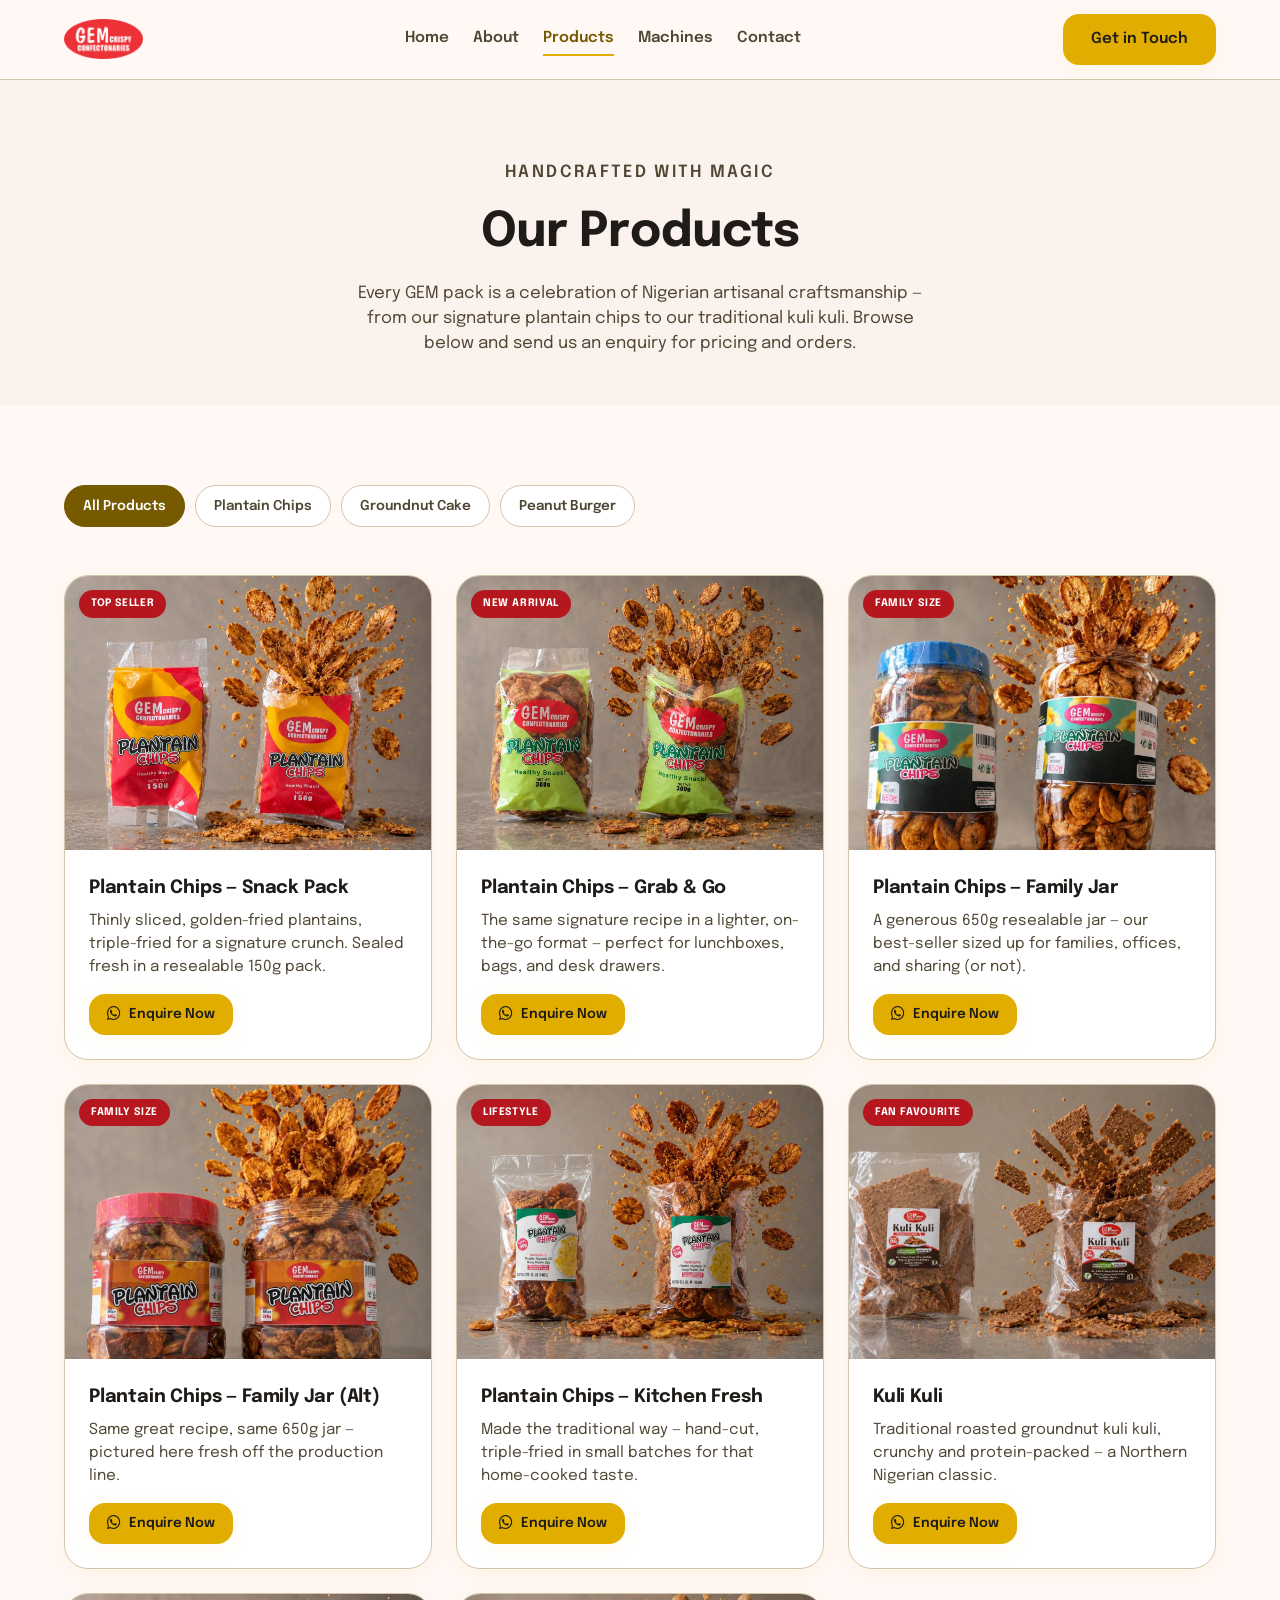
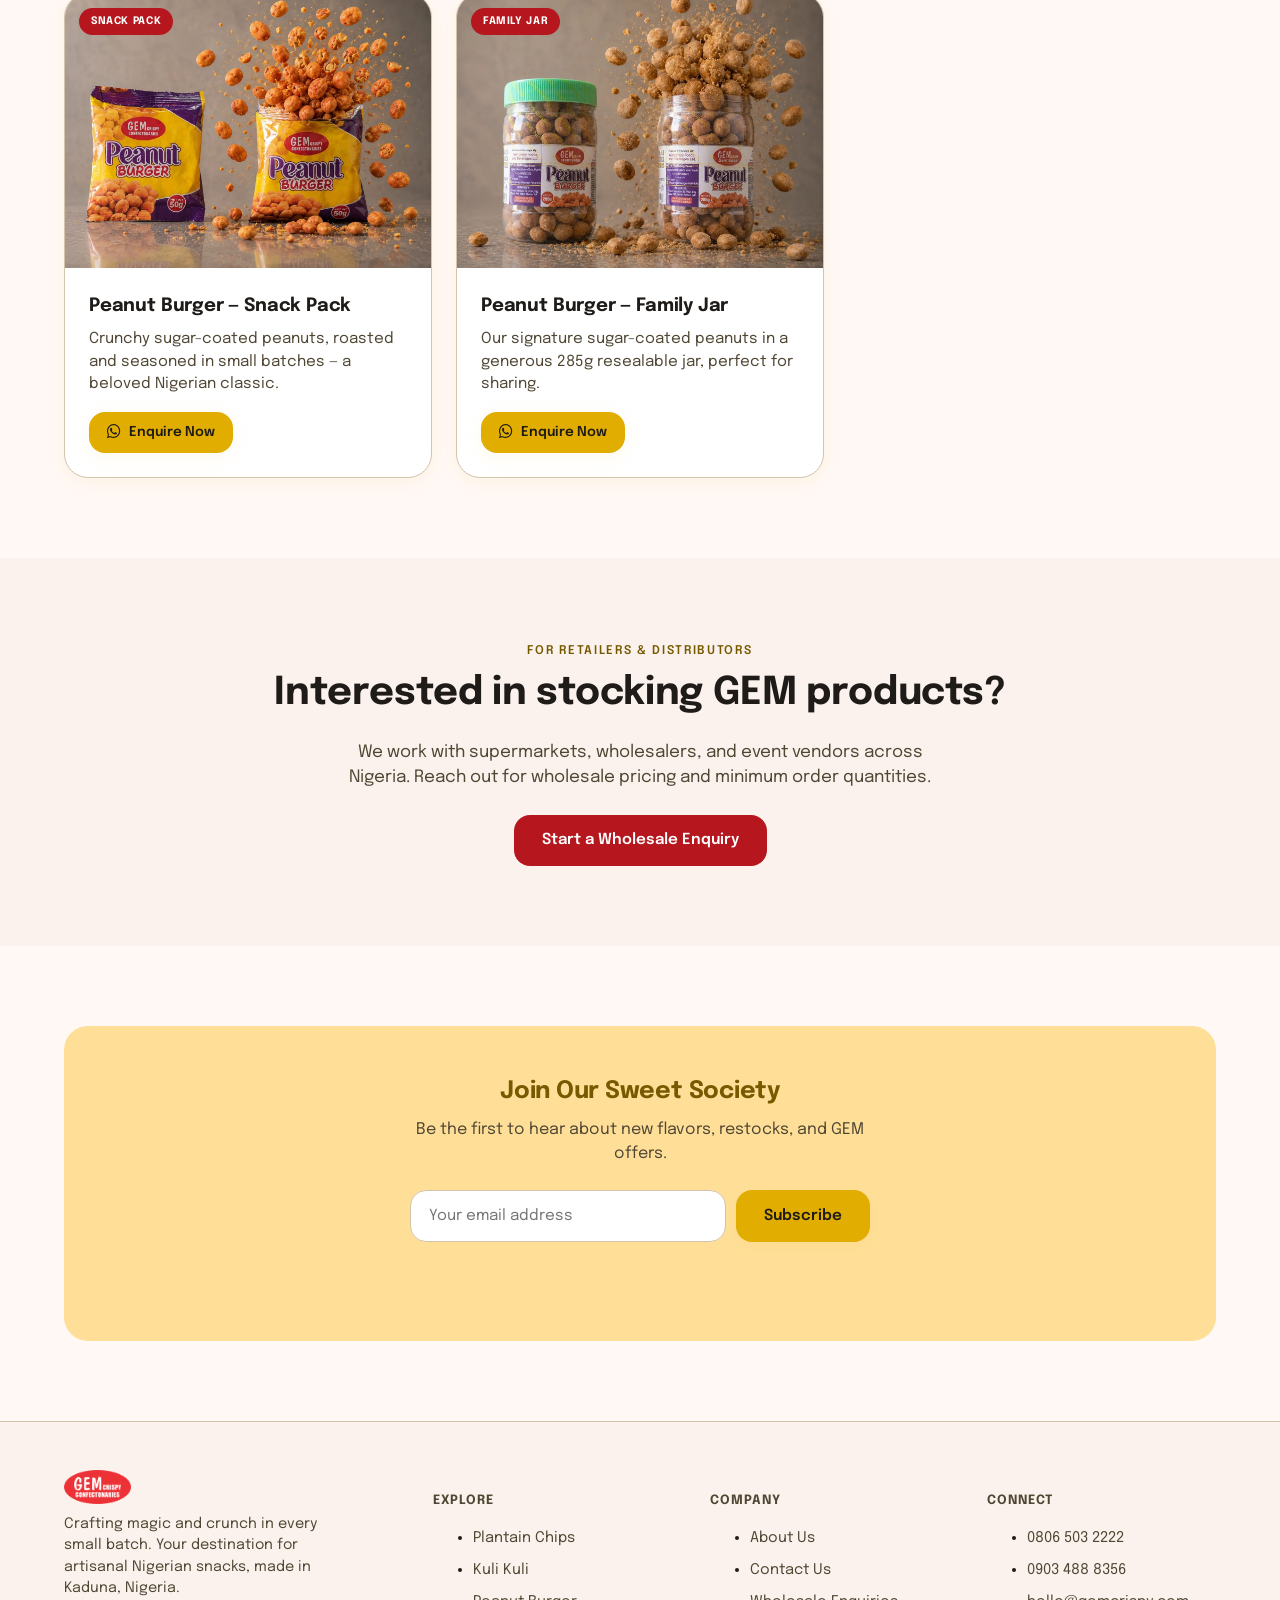
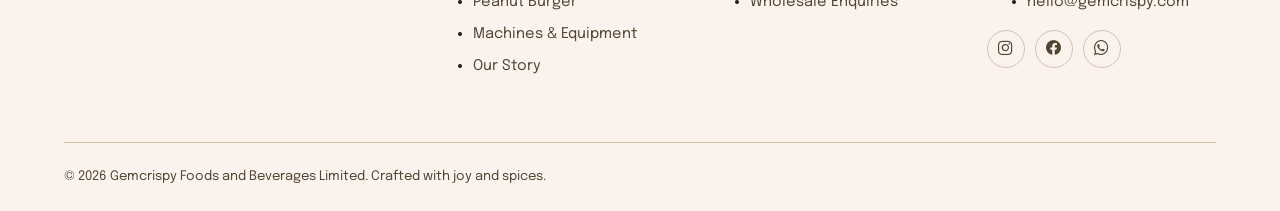
<file: products.html>
<!DOCTYPE html>
<html lang="en">
<head>
<meta charset="UTF-8">
<meta name="viewport" content="width=device-width, initial-scale=1.0">
<title>Our Products | GEM Crispy Confectonaries</title>
<meta name="description" content="Explore GEM Crispy Confectonaries' range of Nigerian artisanal snacks — plantain chips and kuli kuli — and enquire about an order today.">
<link rel="icon" type="image/png" sizes="32x32" href="assets/logo/favicon-32.png">
<link rel="icon" type="image/png" sizes="16x16" href="assets/logo/favicon-16.png">
<link rel="apple-touch-icon" sizes="180x180" href="assets/logo/favicon-180.png">
<link rel="stylesheet" href="https://cdn.jsdelivr.net/npm/bootstrap-icons@1.11.3/font/bootstrap-icons.min.css">
<link rel="stylesheet" href="css/styles.css">
</head>
<body>
<a href="#main" class="skip-link">Skip to content</a>

<!-- ============ HEADER ============ -->
<header class="site-header">
  <div class="container nav">
    <a href="index.html" class="nav-logo">
      <img src="assets/logo/gem-logo.png" alt="GEM Crispy Confectonaries logo">
      <span class="visually-hidden">GEM Crispy Confectonaries</span>
    </a>
    <nav class="nav-links" aria-label="Primary">
      <a href="index.html">Home</a>
      <a href="about.html">About</a>
      <a href="products.html" aria-current="page">Products</a>
      <a href="machines.html">Machines</a>
      <a href="contact.html">Contact</a>
    </nav>
    <a href="contact.html" class="btn btn-primary nav-cta">Get in Touch</a>
    <button class="nav-toggle" data-nav-toggle aria-expanded="false" aria-controls="mobile-menu" aria-label="Open menu">
      <i class="bi bi-list" aria-hidden="true"></i>
    </button>
  </div>
  <div class="container">
    <nav class="mobile-menu" id="mobile-menu" data-mobile-menu aria-label="Mobile">
      <a href="index.html">Home</a>
      <a href="about.html">About</a>
      <a href="products.html" aria-current="page">Products</a>
      <a href="machines.html">Machines</a>
      <a href="contact.html">Contact</a>
      <a href="contact.html" class="btn btn-primary btn-block">Get in Touch</a>
    </nav>
  </div>
</header>

<main id="main">

  <!-- ============ PAGE HERO ============ -->
  <section class="page-hero">
    <div class="container">
      <p class="eyebrow">Handcrafted With Magic</p>
      <h1>Our Products</h1>
      <p>Every GEM pack is a celebration of Nigerian artisanal craftsmanship — from our signature plantain chips to our traditional kuli kuli. Browse below and send us an enquiry for pricing and orders.</p>
    </div>
  </section>

  <!-- ============ FILTERS + GRID ============ -->
  <section>
    <div class="container">
      <div class="section-header-split">
        <div class="chip-row" role="tablist" aria-label="Filter products by category">
          <button class="chip is-active" data-filter="all" role="tab" aria-selected="true">All Products</button>
          <button class="chip" data-filter="plantain" role="tab" aria-selected="false">Plantain Chips</button>
          <button class="chip" data-filter="groundnut" role="tab" aria-selected="false">Groundnut Cake</button>
          <button class="chip" data-filter="peanut" role="tab" aria-selected="false">Peanut Burger</button>
        </div>
      </div>

      <div class="grid grid-3" id="product-grid">

        <article class="card" data-category="plantain">
          <div class="card-media">
            <span class="card-tag">Top Seller</span>
            <img src="assets/products/plantain-chips-snack-pack-1.jpg" alt="GEM Plantain Chips 150g snack pack, sliced plantain chips scattered around" loading="lazy" width="500" height="375">
          </div>
          <div class="card-body">
            <h3>Plantain Chips — Snack Pack</h3>
            <p>Thinly sliced, golden-fried plantains, triple-fried for a signature crunch. Sealed fresh in a resealable 150g pack.</p>
            <div class="card-footer">
              <a href="https://wa.me/2348065032222?text=Hi%20GEM%20team%2C%20I%27d%20like%20to%20enquire%20about%20%22Plantain%20Chips%20%E2%80%94%20Snack%20Pack%20%28150g%29%22." target="_blank" rel="noopener" class="btn btn-primary" style="padding:10px 18px; font-size:0.85rem;"><i class="bi bi-whatsapp" aria-hidden="true"></i> Enquire Now</a>
            </div>
          </div>
        </article>

        <article class="card" data-category="plantain">
          <div class="card-media">
            <span class="card-tag">New Arrival</span>
            <img src="assets/products/plantain-chips-snack-pack-2.jpg" alt="GEM Plantain Chips snack pack, alternate view" loading="lazy" width="500" height="375">
          </div>
          <div class="card-body">
            <h3>Plantain Chips — Grab &amp; Go</h3>
            <p>The same signature recipe in a lighter, on-the-go format — perfect for lunchboxes, bags, and desk drawers.</p>
            <div class="card-footer">
              <a href="https://wa.me/2348065032222?text=Hi%20GEM%20team%2C%20I%27d%20like%20to%20enquire%20about%20%22Plantain%20Chips%20%E2%80%94%20Grab%20%26%20Go%22." target="_blank" rel="noopener" class="btn btn-primary" style="padding:10px 18px; font-size:0.85rem;"><i class="bi bi-whatsapp" aria-hidden="true"></i> Enquire Now</a>
            </div>
          </div>
        </article>

        <article class="card" data-category="plantain">
          <div class="card-media">
            <span class="card-tag">Family Size</span>
            <img src="assets/products/plantain-chips-family-jar-1.jpg" alt="GEM Plantain Chips 650g family jar, two jars overflowing with chips" loading="lazy" width="500" height="375">
          </div>
          <div class="card-body">
            <h3>Plantain Chips — Family Jar</h3>
            <p>A generous 650g resealable jar — our best-seller sized up for families, offices, and sharing (or not).</p>
            <div class="card-footer">
              <a href="https://wa.me/2348065032222?text=Hi%20GEM%20team%2C%20I%27d%20like%20to%20enquire%20about%20%22Plantain%20Chips%20%E2%80%94%20Family%20Jar%20%28650g%29%22." target="_blank" rel="noopener" class="btn btn-primary" style="padding:10px 18px; font-size:0.85rem;"><i class="bi bi-whatsapp" aria-hidden="true"></i> Enquire Now</a>
            </div>
          </div>
        </article>

        <article class="card" data-category="plantain">
          <div class="card-media">
            <span class="card-tag">Family Size</span>
            <img src="assets/products/plantain-chips-family-jar-2.jpg" alt="GEM Plantain Chips family jar, alternate view" loading="lazy" width="500" height="375">
          </div>
          <div class="card-body">
            <h3>Plantain Chips — Family Jar (Alt)</h3>
            <p>Same great recipe, same 650g jar — pictured here fresh off the production line.</p>
            <div class="card-footer">
              <a href="https://wa.me/2348065032222?text=Hi%20GEM%20team%2C%20I%27d%20like%20to%20enquire%20about%20%22Plantain%20Chips%20%E2%80%94%20Family%20Jar%20%28650g%29%22." target="_blank" rel="noopener" class="btn btn-primary" style="padding:10px 18px; font-size:0.85rem;"><i class="bi bi-whatsapp" aria-hidden="true"></i> Enquire Now</a>
            </div>
          </div>
        </article>

        <article class="card" data-category="plantain">
          <div class="card-media">
            <span class="card-tag">Lifestyle</span>
            <img src="assets/products/plantain-chips-lifestyle.jpg" alt="GEM Plantain Chips styled with fresh plantain and cooking oil" loading="lazy" width="500" height="375">
          </div>
          <div class="card-body">
            <h3>Plantain Chips — Kitchen Fresh</h3>
            <p>Made the traditional way — hand-cut, triple-fried in small batches for that home-cooked taste.</p>
            <div class="card-footer">
              <a href="https://wa.me/2348065032222?text=Hi%20GEM%20team%2C%20I%27d%20like%20to%20enquire%20about%20%22Plantain%20Chips%20%28Kitchen%20Fresh%29%22." target="_blank" rel="noopener" class="btn btn-primary" style="padding:10px 18px; font-size:0.85rem;"><i class="bi bi-whatsapp" aria-hidden="true"></i> Enquire Now</a>
            </div>
          </div>
        </article>

        <article class="card" data-category="groundnut">
          <div class="card-media">
            <span class="card-tag">Fan Favourite</span>
            <img src="assets/products/kuli-kuli.jpg" alt="GEM Kuli Kuli, traditional Nigerian roasted groundnut snack" loading="lazy" width="500" height="375">
          </div>
          <div class="card-body">
            <h3>Kuli Kuli</h3>
            <p>Traditional roasted groundnut kuli kuli, crunchy and protein-packed — a Northern Nigerian classic.</p>
            <div class="card-footer">
              <a href="https://wa.me/2348065032222?text=Hi%20GEM%20team%2C%20I%27d%20like%20to%20enquire%20about%20%22Kuli%20Kuli%22." target="_blank" rel="noopener" class="btn btn-primary" style="padding:10px 18px; font-size:0.85rem;"><i class="bi bi-whatsapp" aria-hidden="true"></i> Enquire Now</a>
            </div>
          </div>
        </article>

        <article class="card" data-category="peanut">
          <div class="card-media">
            <span class="card-tag">Snack Pack</span>
            <img src="assets/products/peanut-burger-bag.jpg" alt="GEM Peanut Burger snack pack, sugar-coated peanuts" loading="lazy" width="500" height="375">
          </div>
          <div class="card-body">
            <h3>Peanut Burger — Snack Pack</h3>
            <p>Crunchy sugar-coated peanuts, roasted and seasoned in small batches — a beloved Nigerian classic.</p>
            <div class="card-footer">
              <a href="https://wa.me/2348065032222?text=Hi%20GEM%20team%2C%20I%27d%20like%20to%20enquire%20about%20%22Peanut%20Burger%20%E2%80%94%20Snack%20Pack%20%2850g%29%22." target="_blank" rel="noopener" class="btn btn-primary" style="padding:10px 18px; font-size:0.85rem;"><i class="bi bi-whatsapp" aria-hidden="true"></i> Enquire Now</a>
            </div>
          </div>
        </article>

        <article class="card" data-category="peanut">
          <div class="card-media">
            <span class="card-tag">Family Jar</span>
            <img src="assets/products/peanut-burger-jar.jpg" alt="GEM Peanut Burger 285g family jar" loading="lazy" width="500" height="375">
          </div>
          <div class="card-body">
            <h3>Peanut Burger — Family Jar</h3>
            <p>Our signature sugar-coated peanuts in a generous 285g resealable jar, perfect for sharing.</p>
            <div class="card-footer">
              <a href="https://wa.me/2348065032222?text=Hi%20GEM%20team%2C%20I%27d%20like%20to%20enquire%20about%20%22Peanut%20Burger%20%E2%80%94%20Family%20Jar%20%28285g%29%22." target="_blank" rel="noopener" class="btn btn-primary" style="padding:10px 18px; font-size:0.85rem;"><i class="bi bi-whatsapp" aria-hidden="true"></i> Enquire Now</a>
            </div>
          </div>
        </article>

      </div>
    </div>
  </section>

  <!-- ============ WHOLESALE CTA ============ -->
  <section class="bg-tint">
    <div class="container text-center">
      <p class="eyebrow">For Retailers &amp; Distributors</p>
      <h2 class="section-title mb-md">Interested in stocking GEM products?</h2>
      <p class="section-lead mx-auto mb-md">We work with supermarkets, wholesalers, and event vendors across Nigeria. Reach out for wholesale pricing and minimum order quantities.</p>
      <a href="contact.html?product=Wholesale%20Enquiry#enquiry-form" class="btn btn-accent">Start a Wholesale Enquiry</a>
    </div>
  </section>

  <!-- ============ NEWSLETTER ============ -->
  <section>
    <div class="newsletter-band">
      <h2>Join Our Sweet Society</h2>
      <p>Be the first to hear about new flavors, restocks, and GEM offers.</p>
      <form class="newsletter-form" data-newsletter-form>
        <input type="email" class="field-input" placeholder="Your email address" required aria-label="Email address">
        <button type="submit" class="btn btn-primary">Subscribe</button>
      </form>
      <p class="form-note" data-form-note role="status" aria-live="polite"></p>
    </div>
  </section>

</main>

<!-- ============ FOOTER ============ -->
<footer class="site-footer">
  <div class="container">
    <div class="footer-grid">
      <div>
        <a href="index.html" class="footer-brand">
          <img src="assets/logo/gem-logo.png" alt="">
        </a>
        <p class="footer-desc">Crafting magic and crunch in every small batch. Your destination for artisanal Nigerian snacks, made in Kaduna, Nigeria.</p>
      </div>
      <div class="footer-col">
        <h5>Explore</h5>
        <ul>
          <li><a href="products.html">Plantain Chips</a></li>
          <li><a href="products.html">Kuli Kuli</a></li>
          <li><a href="products.html">Peanut Burger</a></li>
          <li><a href="machines.html">Machines &amp; Equipment</a></li>
          <li><a href="about.html">Our Story</a></li>
        </ul>
      </div>
      <div class="footer-col">
        <h5>Company</h5>
        <ul>
          <li><a href="about.html">About Us</a></li>
          <li><a href="contact.html">Contact Us</a></li>
          <li><a href="contact.html?product=Wholesale%20Enquiry#enquiry-form">Wholesale Enquiries</a></li>
        </ul>
      </div>
      <div class="footer-col">
        <h5>Connect</h5>
        <ul>
          <li><a href="tel:08065032222">0806 503 2222</a></li>
          <li><a href="tel:09034888356">0903 488 8356</a></li>
          <li><a href="mailto:hello@gemcrispy.com">hello@gemcrispy.com</a></li>
        </ul>
        <div class="footer-socials">
          <a href="#" aria-label="Instagram"><i class="bi bi-instagram" aria-hidden="true"></i></a>
          <a href="#" aria-label="Facebook"><i class="bi bi-facebook" aria-hidden="true"></i></a>
          <a href="#" aria-label="WhatsApp"><i class="bi bi-whatsapp" aria-hidden="true"></i></a>
        </div>
      </div>
    </div>
    <div class="footer-bottom">
      <span>&copy; <span data-year>2026</span> Gemcrispy Foods and Beverages Limited. Crafted with joy and spices.</span>
    </div>
  </div>
</footer>

<script src="js/config.js"></script>
<script src="js/main.js"></script>
<script src="js/newsletter.js"></script>
<script>
  // Simple client-side category filter
  (function () {
    var chips = document.querySelectorAll("[data-filter]");
    var cards = document.querySelectorAll("#product-grid .card");
    chips.forEach(function (chip) {
      chip.addEventListener("click", function () {
        chips.forEach(function (c) { c.classList.remove("is-active"); c.setAttribute("aria-selected", "false"); });
        chip.classList.add("is-active");
        chip.setAttribute("aria-selected", "true");
        var filter = chip.getAttribute("data-filter");
        cards.forEach(function (card) {
          var match = filter === "all" || card.getAttribute("data-category") === filter;
          card.style.display = match ? "" : "none";
        });
      });
    });
  })();
</script>
</body>
</html>
</file>
<file: css/styles.css>
/* ============================================================
   GEM Crispy Confectionaries — Design System
   Font: Epilogue | Palette: Mustard / Rich Red / Warm Cream
   ============================================================ */

@import url('https://fonts.googleapis.com/css2?family=Epilogue:ital,wght@0,400;0,500;0,600;0,700;0,800;1,600&display=swap');

:root {
  /* Color tokens */
  --color-primary: #E1AD01;
  --color-primary-dark: #775A00;
  --color-primary-container: #FFDF98;
  --color-accent: #B6171E;
  --color-accent-dark: #93000A;
  --color-surface: #FFF8F5;
  --color-surface-dim: #E1D8D4;
  --color-surface-container-lowest: #FFFFFF;
  --color-surface-container-low: #FBF2ED;
  --color-surface-container: #F5ECE7;
  --color-surface-container-high: #EFE6E2;
  --color-text: #1E1B18;
  --color-text-variant: #4F4633;
  --color-outline: #817661;
  --color-outline-variant: #D2C5AC;
  --color-inverse-surface: #34302C;
  --color-inverse-on-surface: #F8EFEA;
  --color-error: #BA1A1A;
  --color-success: #2E7D32;

  /* Typography */
  --font-body: 'Epilogue', system-ui, -apple-system, sans-serif;

  /* Spacing (8px base scale) */
  --space-xs: 4px;
  --space-sm: 12px;
  --space-base: 8px;
  --space-md: 24px;
  --space-lg: 48px;
  --space-xl: 80px;
  --gutter: 24px;
  --margin-mobile: 16px;
  --margin-desktop: 64px;

  /* Radius */
  --radius-sm: 0.25rem;
  --radius: 0.5rem;
  --radius-md: 0.75rem;
  --radius-lg: 1rem;
  --radius-xl: 1.5rem;
  --radius-full: 9999px;

  /* Shadows */
  --shadow-1: 0 4px 20px rgba(225, 173, 1, 0.08);
  --shadow-2: 0 8px 30px rgba(30, 27, 24, 0.12);

  /* Layout */
  --max-width: 1280px;
}

/* ------------------------------------------------------------
   Reset
   ------------------------------------------------------------ */
*, *::before, *::after { box-sizing: border-box; }
html { scroll-behavior: smooth; }
body, h1, h2, h3, h4, p, figure, blockquote, dl, dd { margin: 0; }
ul[class], ol[class] { list-style: none; margin: 0; padding: 0; }
img, picture { max-width: 100%; display: block; }
input, button, textarea, select { font: inherit; color: inherit; }
button { cursor: pointer; }
a { color: inherit; text-decoration: none; }

@media (prefers-reduced-motion: reduce) {
  html { scroll-behavior: auto; }
  *, *::before, *::after {
    animation-duration: 0.01ms !important;
    animation-iteration-count: 1 !important;
    transition-duration: 0.01ms !important;
    scroll-behavior: auto !important;
  }
}

/* ------------------------------------------------------------
   Base
   ------------------------------------------------------------ */
body {
  font-family: var(--font-body);
  background: var(--color-surface);
  color: var(--color-text);
  line-height: 1.5;
  -webkit-font-smoothing: antialiased;
}

h1, h2, h3, h4 {
  font-family: var(--font-body);
  font-weight: 700;
  letter-spacing: -0.01em;
  color: var(--color-text);
}

.eyebrow {
  display: inline-block;
  font-size: 0.75rem;
  font-weight: 600;
  letter-spacing: 0.14em;
  text-transform: uppercase;
  color: var(--color-primary-dark);
  margin-bottom: var(--space-sm);
}

.section-title {
  font-size: clamp(1.75rem, 3vw, 2.5rem);
  line-height: 1.15;
}

.section-lead {
  font-size: 1.0625rem;
  color: var(--color-text-variant);
  max-width: 60ch;
}

.container {
  width: 100%;
  max-width: var(--max-width);
  margin-inline: auto;
  padding-inline: var(--margin-mobile);
}

@media (min-width: 900px) {
  .container { padding-inline: var(--margin-desktop); }
}

section {
  padding-block: var(--space-xl);
}

/* Skip link for keyboard users */
.skip-link {
  position: absolute;
  left: -9999px;
  top: 0;
  background: var(--color-text);
  color: #fff;
  padding: 12px 20px;
  z-index: 1000;
  border-radius: 0 0 var(--radius) 0;
}
.skip-link:focus {
  left: 0;
}

:focus-visible {
  outline: 3px solid var(--color-primary-dark);
  outline-offset: 2px;
}

/* ------------------------------------------------------------
   Buttons
   ------------------------------------------------------------ */
.btn {
  display: inline-flex;
  align-items: center;
  justify-content: center;
  gap: 8px;
  padding: 14px 28px;
  border-radius: var(--radius-lg);
  font-weight: 600;
  font-size: 0.95rem;
  border: none;
  transition: transform 0.15s ease, box-shadow 0.15s ease, background-color 0.15s ease;
  white-space: nowrap;
}
.btn:hover { transform: translateY(-2px); }
.btn:active { transform: translateY(0); }

.btn-primary {
  background: var(--color-primary);
  color: var(--color-text);
  box-shadow: var(--shadow-1);
}
.btn-primary:hover { box-shadow: 0 8px 24px rgba(225, 173, 1, 0.28); }

.btn-accent {
  background: var(--color-accent);
  color: #fff;
}
.btn-accent:hover { box-shadow: 0 8px 24px rgba(182, 23, 30, 0.28); }

.btn-outline {
  background: transparent;
  color: var(--color-text);
  border: 1.5px solid var(--color-outline-variant);
}
.btn-outline:hover { border-color: var(--color-primary-dark); background: var(--color-surface-container-low); }

.btn-block { width: 100%; }
.btn[disabled] { opacity: 0.6; cursor: not-allowed; transform: none !important; }

/* ------------------------------------------------------------
   Header / Navigation
   ------------------------------------------------------------ */
.site-header {
  position: sticky;
  top: 0;
  z-index: 100;
  background: rgba(255, 248, 245, 0.92);
  backdrop-filter: blur(8px);
  border-bottom: 1px solid var(--color-outline-variant);
}

.nav {
  display: flex;
  align-items: center;
  justify-content: space-between;
  padding-block: 14px;
}

.nav-logo {
  display: flex;
  align-items: center;
  gap: 10px;
  font-weight: 800;
  font-size: 1.15rem;
}
.nav-logo img { height: 40px; width: auto; }

.nav-links {
  display: none;
  align-items: center;
  gap: var(--space-md);
}

.nav-links a {
  font-weight: 600;
  font-size: 0.95rem;
  color: var(--color-text-variant);
  padding-block: 4px;
  border-bottom: 2px solid transparent;
  transition: color 0.15s ease, border-color 0.15s ease;
}
.nav-links a:hover,
.nav-links a[aria-current="page"] {
  color: var(--color-primary-dark);
  border-color: var(--color-primary);
}

.nav-cta { display: none; }

.nav-toggle {
  display: inline-flex;
  align-items: center;
  justify-content: center;
  width: 44px;
  height: 44px;
  border-radius: var(--radius);
  border: 1px solid var(--color-outline-variant);
  background: var(--color-surface-container-lowest);
  font-size: 1.25rem;
}

@media (min-width: 900px) {
  .nav-links { display: flex; }
  .nav-cta { display: inline-flex; }
  .nav-toggle { display: none; }
}

.mobile-menu {
  display: none;
  flex-direction: column;
  gap: 2px;
  padding-block: var(--space-sm);
  border-top: 1px solid var(--color-outline-variant);
}
.mobile-menu.is-open { display: flex; }
.mobile-menu a {
  padding: 12px 4px;
  font-weight: 600;
  color: var(--color-text-variant);
  border-bottom: 1px solid var(--color-surface-container-high);
}
.mobile-menu a[aria-current="page"] { color: var(--color-primary-dark); }
.mobile-menu .btn { margin-top: var(--space-sm); }

@media (min-width: 900px) {
  .mobile-menu { display: none !important; }
}

/* ------------------------------------------------------------
   Hero
   ------------------------------------------------------------ */
.hero {
  background: var(--color-primary);
  padding-block: var(--space-xl);
  overflow: hidden;
}

.hero-grid {
  display: grid;
  gap: var(--space-lg);
  align-items: center;
}

@media (min-width: 900px) {
  .hero-grid { grid-template-columns: 1fr 1fr; }
}

.hero-eyebrow {
  font-size: 0.75rem;
  font-weight: 700;
  letter-spacing: 0.14em;
  text-transform: uppercase;
  color: var(--color-text);
  opacity: 0.7;
  margin-bottom: var(--space-sm);
}

.hero h1 {
  font-size: clamp(2.25rem, 5vw, 3.25rem);
  line-height: 1.1;
  margin-bottom: var(--space-md);
}

.hero h1 em {
  font-style: italic;
  color: var(--color-accent);
}

.hero p {
  font-size: 1.05rem;
  color: var(--color-text);
  opacity: 0.85;
  max-width: 46ch;
  margin-bottom: var(--space-md);
}

.hero-actions {
  display: flex;
  flex-wrap: wrap;
  gap: 14px;
}

.hero-image-wrap {
  position: relative;
  border-radius: var(--radius-xl);
  overflow: hidden;
  box-shadow: var(--shadow-2);
}
.hero-image-wrap img { width: 100%; height: 100%; object-fit: cover; aspect-ratio: 4/3.2; transition: opacity 0.35s ease; }

.hero-badge {
  position: absolute;
  bottom: var(--space-md);
  left: var(--space-md);
  background: rgba(255,248,245,0.95);
  padding: 10px 16px;
  border-radius: var(--radius);
  font-size: 0.8rem;
  font-weight: 600;
}
.hero-badge span { display: block; }
.hero-badge [data-hero-badge-eyebrow] { font-size: 0.65rem; text-transform: uppercase; letter-spacing: 0.08em; color: var(--color-accent); font-weight: 700; margin-bottom: 2px; }
.hero-badge [data-hero-badge-title] { transition: opacity 0.2s ease; }

.hero-dots {
  position: absolute;
  bottom: var(--space-md);
  right: var(--space-md);
  display: flex;
  gap: 6px;
}
.hero-dots .carousel-dot { background: rgba(255,248,245,0.55); }
.hero-dots .carousel-dot:hover { background: rgba(255,248,245,0.85); }
.hero-dots .carousel-dot.is-active { background: var(--color-surface-container-lowest); transform: scale(1.3); }

/* Page header (for non-home pages) */
.page-hero {
  background: var(--color-surface-container-low);
  text-align: center;
  padding-block: var(--space-xl) var(--space-lg);
}
.page-hero .eyebrow { display: block; }
.page-hero h1 { font-size: clamp(2rem, 4vw, 3rem); margin-bottom: var(--space-sm); }
.page-hero p { max-width: 60ch; margin-inline: auto; color: var(--color-text-variant); font-size: 1.05rem; }

.page-hero.hero-tinted {
  background: var(--color-primary);
}
.page-hero.hero-tinted h1, .page-hero.hero-tinted p { color: var(--color-text); }
.page-hero.hero-tinted .eyebrow { color: var(--color-inverse-surface); opacity: 0.7; }

/* ------------------------------------------------------------
   Cards — Products / Features
   ------------------------------------------------------------ */
.grid {
  display: grid;
  gap: var(--gutter);
}
.grid-3 { grid-template-columns: repeat(1, 1fr); }
.grid-2 { grid-template-columns: repeat(1, 1fr); }
@media (min-width: 700px) {
  .grid-3 { grid-template-columns: repeat(2, 1fr); }
  .grid-2 { grid-template-columns: repeat(2, 1fr); }
}
@media (min-width: 980px) {
  .grid-3 { grid-template-columns: repeat(3, 1fr); }
}

.card {
  background: var(--color-surface-container-lowest);
  border: 1px solid var(--color-outline-variant);
  border-radius: var(--radius-xl);
  overflow: hidden;
  box-shadow: var(--shadow-1);
  display: flex;
  flex-direction: column;
  transition: transform 0.2s ease, box-shadow 0.2s ease;
}
.card:hover { transform: translateY(-4px); box-shadow: var(--shadow-2); }

.card-media {
  position: relative;
  aspect-ratio: 4/3;
  overflow: hidden;
  background: var(--color-surface-container);
}
.card-media img { width: 100%; height: 100%; object-fit: cover; }

.card-tag {
  position: absolute;
  top: 14px;
  left: 14px;
  background: var(--color-accent);
  color: #fff;
  font-size: 0.65rem;
  font-weight: 700;
  letter-spacing: 0.06em;
  text-transform: uppercase;
  padding: 6px 12px;
  border-radius: var(--radius-full);
}

.card-body {
  padding: var(--space-md);
  display: flex;
  flex-direction: column;
  gap: 8px;
  flex: 1;
}
.card-body h3 { font-size: 1.15rem; }
.card-body p { color: var(--color-text-variant); font-size: 0.95rem; flex: 1; }

.card-footer {
  display: flex;
  align-items: center;
  justify-content: space-between;
  margin-top: 8px;
}
.card-weight {
  font-size: 0.75rem;
  font-weight: 700;
  letter-spacing: 0.05em;
  text-transform: uppercase;
  color: var(--color-primary-dark);
  background: var(--color-primary-container);
  padding: 4px 10px;
  border-radius: var(--radius-full);
}

/* Filter chips (Products page) */
.chip-row {
  display: flex;
  flex-wrap: wrap;
  gap: 10px;
}
.chip {
  padding: 10px 18px;
  border-radius: var(--radius-full);
  border: 1px solid var(--color-outline-variant);
  background: var(--color-surface-container-lowest);
  font-weight: 600;
  font-size: 0.85rem;
  color: var(--color-text-variant);
  transition: background 0.15s ease, color 0.15s ease, border-color 0.15s ease;
}
.chip:hover { border-color: var(--color-primary-dark); }
.chip.is-active {
  background: var(--color-primary-dark);
  color: #fff;
  border-color: var(--color-primary-dark);
}

/* Feature list (About page) */
.feature-list {
  display: grid;
  gap: var(--space-md);
}
.feature-item {
  display: flex;
  gap: 14px;
}
.feature-icon {
  flex-shrink: 0;
  width: 40px;
  height: 40px;
  border-radius: 50%;
  background: var(--color-primary-container);
  color: var(--color-primary-dark);
  display: flex;
  align-items: center;
  justify-content: center;
  font-size: 1.1rem;
}
.feature-item h4 { font-size: 1rem; margin-bottom: 4px; }
.feature-item p { font-size: 0.92rem; color: var(--color-text-variant); }

/* Custom golden bullets */
.gold-list { display: grid; gap: 10px; }
.gold-list li { display: flex; align-items: flex-start; gap: 12px; font-size: 0.95rem; color: var(--color-text-variant); }
.gold-list li::before {
  content: '';
  flex-shrink: 0;
  width: 8px;
  height: 8px;
  margin-top: 8px;
  border-radius: 50%;
  background: var(--color-primary);
}

/* ------------------------------------------------------------
   Testimonials
   ------------------------------------------------------------ */
.testimonial-grid {
  display: grid;
  gap: var(--space-md);
  align-items: center;
}
@media (min-width: 900px) {
  .testimonial-grid { grid-template-columns: 1fr 1.2fr 1fr; }
}
.testimonial-card {
  background: var(--color-surface-container-low);
  border-radius: var(--radius-xl);
  padding: var(--space-md);
}
.testimonial-card.is-featured {
  background: var(--color-accent);
  color: #fff;
  padding: var(--space-lg) var(--space-md);
  font-size: 1.15rem;
  font-weight: 600;
  line-height: 1.4;
}
.testimonial-card.is-featured .quote-mark { font-size: 2rem; opacity: 0.6; display: block; margin-bottom: 8px; }
.stars { color: var(--color-primary); letter-spacing: 2px; margin-bottom: 10px; }
.testimonial-author { display: flex; align-items: center; gap: 10px; margin-top: var(--space-md); }
.avatar-dot { width: 34px; height: 34px; border-radius: 50%; background: var(--color-primary-container); }
.avatar-initials {
  width: 34px;
  height: 34px;
  border-radius: 50%;
  background: var(--color-primary-container);
  color: var(--color-primary-dark);
  display: flex;
  align-items: center;
  justify-content: center;
  font-size: 0.7rem;
  font-weight: 700;
  flex-shrink: 0;
}
.avatar-initials.on-accent {
  background: rgba(255,255,255,0.25);
  color: #fff;
}
.testimonial-author strong { display: block; font-size: 0.9rem; }
.testimonial-author span { font-size: 0.8rem; opacity: 0.75; }

/* ------------------------------------------------------------
   Newsletter band
   ------------------------------------------------------------ */
.newsletter-band {
  background: var(--color-primary-container);
  border-radius: var(--radius-xl);
  padding: var(--space-lg) var(--space-md);
  text-align: center;
  margin-inline: var(--margin-mobile);
}
@media (min-width: 900px) {
  .newsletter-band { margin-inline: var(--margin-desktop); }
}
.newsletter-band h2 { color: var(--color-primary-dark); margin-bottom: 8px; }
.newsletter-band p { color: var(--color-text-variant); max-width: 50ch; margin-inline: auto; margin-bottom: var(--space-md); }

.newsletter-form {
  display: flex;
  flex-direction: column;
  gap: 10px;
  max-width: 460px;
  margin-inline: auto;
}
@media (min-width: 560px) {
  .newsletter-form { flex-direction: row; }
}

.field-input {
  width: 100%;
  padding: 14px 18px;
  border-radius: var(--radius-lg);
  border: 1px solid var(--color-outline-variant);
  background: var(--color-surface-container-lowest);
  font-size: 0.95rem;
}
.field-input:focus-visible { outline: 2px solid var(--color-primary-dark); }

.form-note {
  margin-top: 10px;
  font-size: 0.85rem;
  min-height: 1.2em;
}
.form-note.is-success { color: var(--color-success); }
.form-note.is-error { color: var(--color-error); }

/* ------------------------------------------------------------
   Forms — Contact / Enquiry
   ------------------------------------------------------------ */
.form-card {
  background: var(--color-surface-container-lowest);
  border: 1px solid var(--color-outline-variant);
  border-radius: var(--radius-xl);
  padding: var(--space-md);
  box-shadow: var(--shadow-1);
}

.form-grid {
  display: grid;
  gap: var(--space-md);
}
@media (min-width: 640px) {
  .form-grid.two-col { grid-template-columns: 1fr 1fr; }
}

.field {
  display: flex;
  flex-direction: column;
  gap: 6px;
}
.field label {
  font-size: 0.85rem;
  font-weight: 600;
  color: var(--color-text-variant);
}
.field textarea {
  padding: 14px 18px;
  border-radius: var(--radius);
  border: 1px solid var(--color-outline-variant);
  background: var(--color-surface-container-lowest);
  min-height: 140px;
  resize: vertical;
  font-size: 0.95rem;
}
.field input,
.field select {
  padding: 14px 18px;
  border-radius: var(--radius);
  border: 1px solid var(--color-outline-variant);
  background: var(--color-surface-container-lowest);
  font-size: 0.95rem;
}
.field input:focus-visible,
.field select:focus-visible,
.field textarea:focus-visible {
  outline: 2px solid var(--color-primary);
  outline-offset: 1px;
}
.field-error {
  font-size: 0.8rem;
  color: var(--color-error);
  min-height: 1.1em;
}

/* ------------------------------------------------------------
   Contact info list
   ------------------------------------------------------------ */
.info-block { display: flex; flex-direction: column; gap: var(--space-md); }
.info-row { display: flex; gap: 14px; align-items: flex-start; }
.info-icon {
  flex-shrink: 0;
  width: 44px;
  height: 44px;
  border-radius: 50%;
  background: var(--color-primary);
  color: var(--color-text);
  display: flex;
  align-items: center;
  justify-content: center;
  font-size: 1.15rem;
}
.info-row h4 { font-size: 0.8rem; text-transform: uppercase; letter-spacing: 0.06em; color: var(--color-text-variant); margin-bottom: 4px; }
.info-row p, .info-row a { font-weight: 700; font-size: 1rem; }

#map {
  width: 100%;
  height: 340px;
  border-radius: var(--radius-xl);
  border: 1px solid var(--color-outline-variant);
  z-index: 0;
}

/* ------------------------------------------------------------
   Footer
   ------------------------------------------------------------ */
.site-footer {
  background: var(--color-surface-container-low);
  border-top: 1px solid var(--color-outline-variant);
  padding-block: var(--space-lg) var(--space-md);
}
.footer-grid {
  display: grid;
  gap: var(--space-lg);
}
@media (min-width: 720px) {
  .footer-grid { grid-template-columns: 1.4fr 1fr 1fr 1fr; }
}
.footer-brand { display: flex; align-items: center; gap: 10px; font-weight: 800; margin-bottom: 10px; }
.footer-brand img { height: 34px; }
.footer-col h5 { font-size: 0.8rem; text-transform: uppercase; letter-spacing: 0.08em; color: var(--color-text-variant); margin-bottom: var(--space-sm); }
.footer-col ul { display: grid; gap: 8px; }
.footer-col a { font-size: 0.92rem; color: var(--color-text-variant); }
.footer-col a:hover { color: var(--color-primary-dark); }
.footer-desc { font-size: 0.9rem; color: var(--color-text-variant); max-width: 32ch; }
.footer-socials { display: flex; gap: 10px; margin-top: var(--space-sm); }
.footer-socials a {
  width: 38px; height: 38px;
  display: flex; align-items: center; justify-content: center;
  border-radius: 50%;
  border: 1px solid var(--color-outline-variant);
}
.footer-socials a:hover { background: var(--color-primary-container); border-color: var(--color-primary-dark); }
.footer-bottom {
  border-top: 1px solid var(--color-outline-variant);
  margin-top: var(--space-lg);
  padding-top: var(--space-md);
  display: flex;
  flex-wrap: wrap;
  gap: 10px;
  justify-content: space-between;
  font-size: 0.82rem;
  color: var(--color-text-variant);
}

/* ------------------------------------------------------------
   Utility
   ------------------------------------------------------------ */
.text-center { text-align: center; }
.mx-auto { margin-inline: auto; }
.mt-lg { margin-top: var(--space-lg); }
.mb-md { margin-bottom: var(--space-md); }
.stack-md { display: grid; gap: var(--space-md); }
.stack-sm { display: grid; gap: var(--space-sm); }
.visually-hidden {
  position: absolute !important;
  width: 1px; height: 1px;
  overflow: hidden;
  clip: rect(0 0 0 0);
  white-space: nowrap;
}

.section-header { max-width: 720px; margin-bottom: var(--space-lg); }
.section-header.center { margin-inline: auto; text-align: center; }
.section-header-split {
  display: flex;
  flex-wrap: wrap;
  gap: var(--space-md);
  justify-content: space-between;
  align-items: flex-end;
  margin-bottom: var(--space-lg);
}

.bg-tint { background: var(--color-surface-container-low); }
.bg-accent-soft { background: var(--color-surface-container); }

.two-col-media {
  display: grid;
  gap: var(--space-md);
}
@media (min-width: 860px) {
  .two-col-media { grid-template-columns: 1fr 1fr; align-items: center; gap: var(--space-lg); }
}
.two-col-media img {
  border-radius: var(--radius-xl);
  box-shadow: var(--shadow-1);
  width: 100%;
  aspect-ratio: 4/3.4;
  object-fit: cover;
}
.two-col-media.reverse { direction: rtl; }
.two-col-media.reverse > * { direction: ltr; }

.tile-grid {
  display: grid;
  gap: var(--space-md);
}
@media (min-width: 720px) {
  .tile-grid { grid-template-columns: repeat(2, 1fr); }
}
.tile {
  position: relative;
  border-radius: var(--radius-xl);
  overflow: hidden;
  aspect-ratio: 5/4;
}
.tile img { width: 100%; height: 100%; object-fit: cover; }
.tile-caption {
  position: absolute;
  inset: auto 0 0 0;
  padding: var(--space-md);
  background: linear-gradient(0deg, rgba(30,27,24,0.82), rgba(30,27,24,0));
  color: #fff;
}
.tile-caption h4 { font-size: 1.1rem; margin-bottom: 4px; }
.tile-caption p { font-size: 0.85rem; opacity: 0.9; }

/* ------------------------------------------------------------
   Product Carousel (Home page)
   ------------------------------------------------------------ */
.carousel {
  position: relative;
}

.carousel-viewport {
  overflow: hidden;
  border-radius: var(--radius-xl);
}

.carousel-track {
  display: flex;
  will-change: transform;
  transition: transform 0.5s cubic-bezier(0.4, 0.0, 0.2, 1);
}

.carousel-slide {
  flex: 0 0 100%;
  min-width: 0;
  padding-right: var(--gutter);
}

@media (min-width: 700px) {
  .carousel-slide { flex: 0 0 50%; }
}
@media (min-width: 980px) {
  .carousel-slide { flex: 0 0 33.3333%; }
}

.carousel-slide .card { height: 100%; }

.carousel-controls {
  display: flex;
  align-items: center;
  justify-content: center;
  gap: var(--space-md);
  margin-top: var(--space-md);
}

.carousel-btn {
  display: inline-flex;
  align-items: center;
  justify-content: center;
  width: 46px;
  height: 46px;
  border-radius: 50%;
  border: 1px solid var(--color-outline-variant);
  background: var(--color-surface-container-lowest);
  font-size: 1.1rem;
  color: var(--color-text);
  transition: background 0.15s ease, border-color 0.15s ease, transform 0.15s ease;
  flex-shrink: 0;
}
.carousel-btn:hover {
  background: var(--color-primary);
  border-color: var(--color-primary);
  transform: translateY(-1px);
}

.carousel-dots {
  display: flex;
  align-items: center;
  gap: 8px;
}

.carousel-dot {
  width: 9px;
  height: 9px;
  border-radius: 50%;
  background: var(--color-outline-variant);
  border: none;
  padding: 0;
  transition: background 0.2s ease, transform 0.2s ease;
}
.carousel-dot:hover { background: var(--color-primary-dark); }
.carousel-dot.is-active {
  background: var(--color-primary-dark);
  transform: scale(1.3);
}

.badge-circle {
  width: 64px; height: 64px;
  border-radius: 50%;
  background: var(--color-accent);
  color: #fff;
  display: flex; align-items: center; justify-content: center;
  font-size: 1.5rem;
  margin-inline: auto;
  margin-bottom: var(--space-sm);
}
</file>
